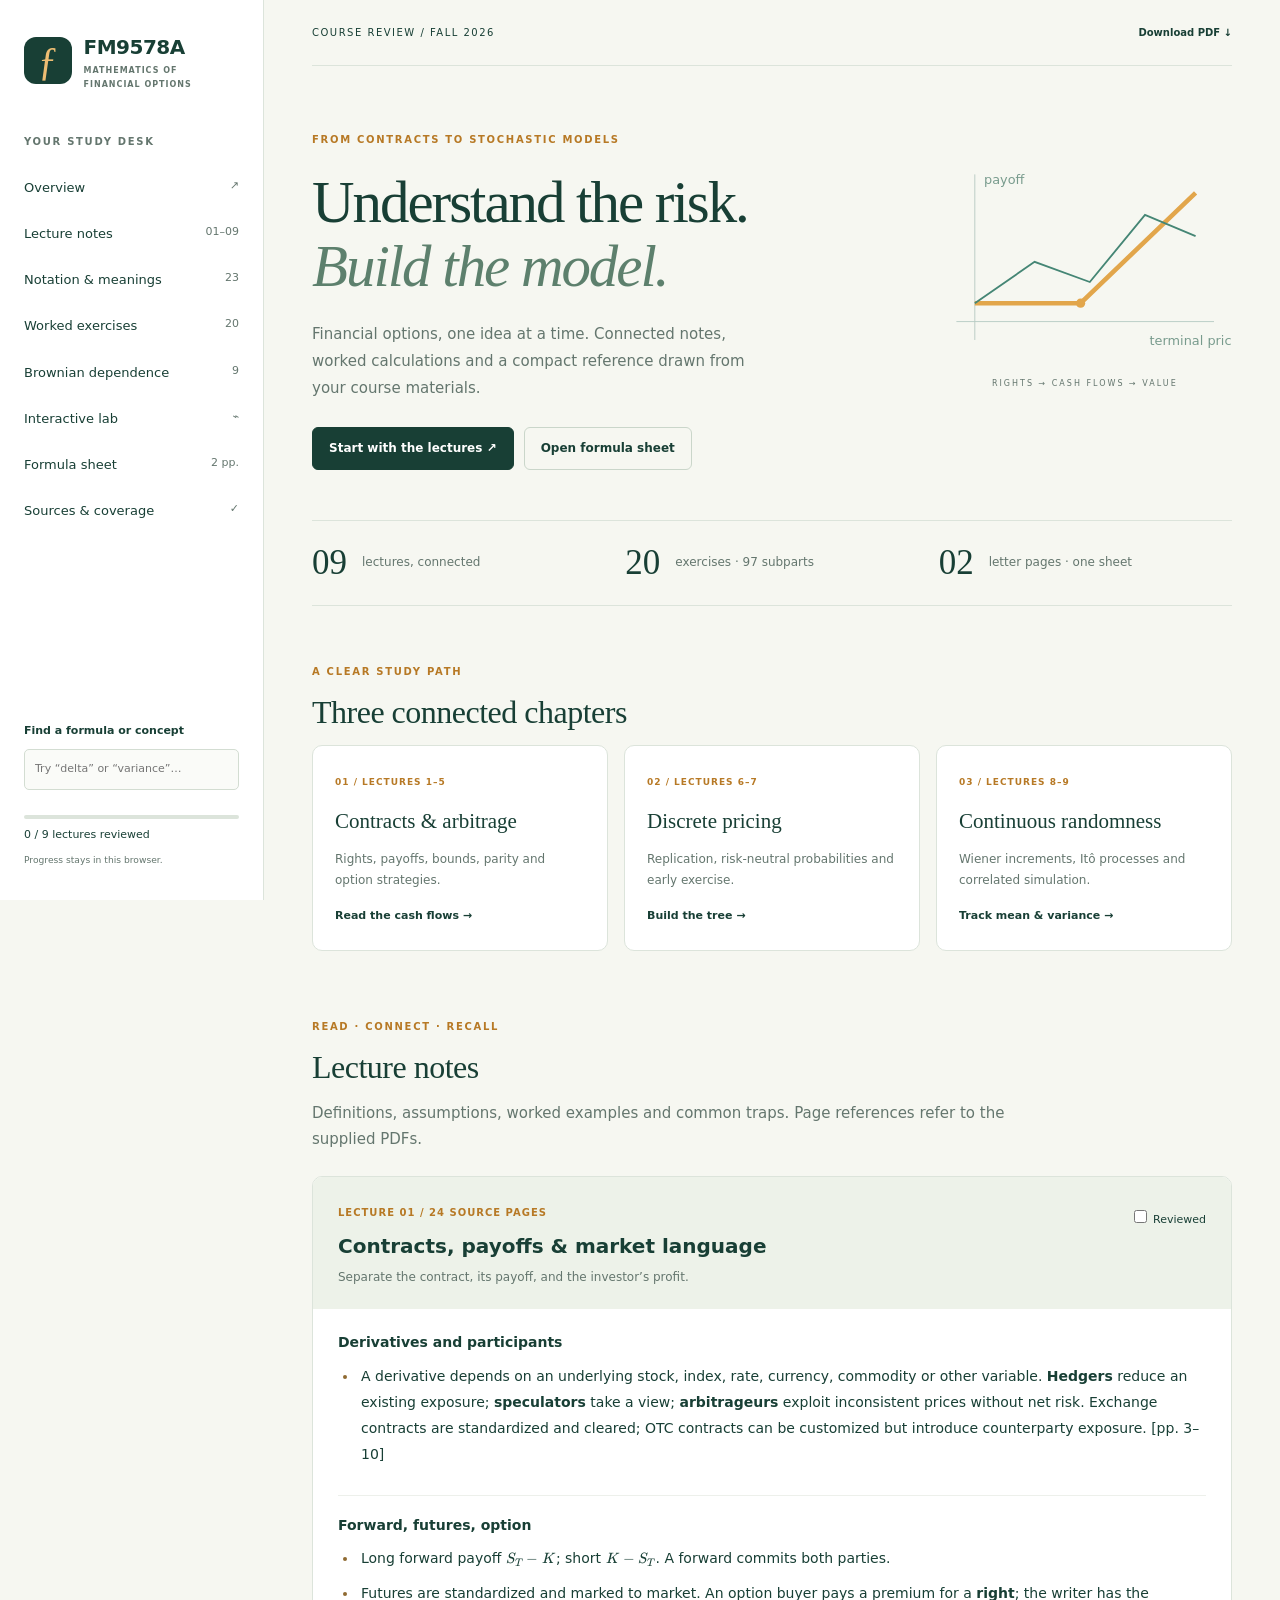
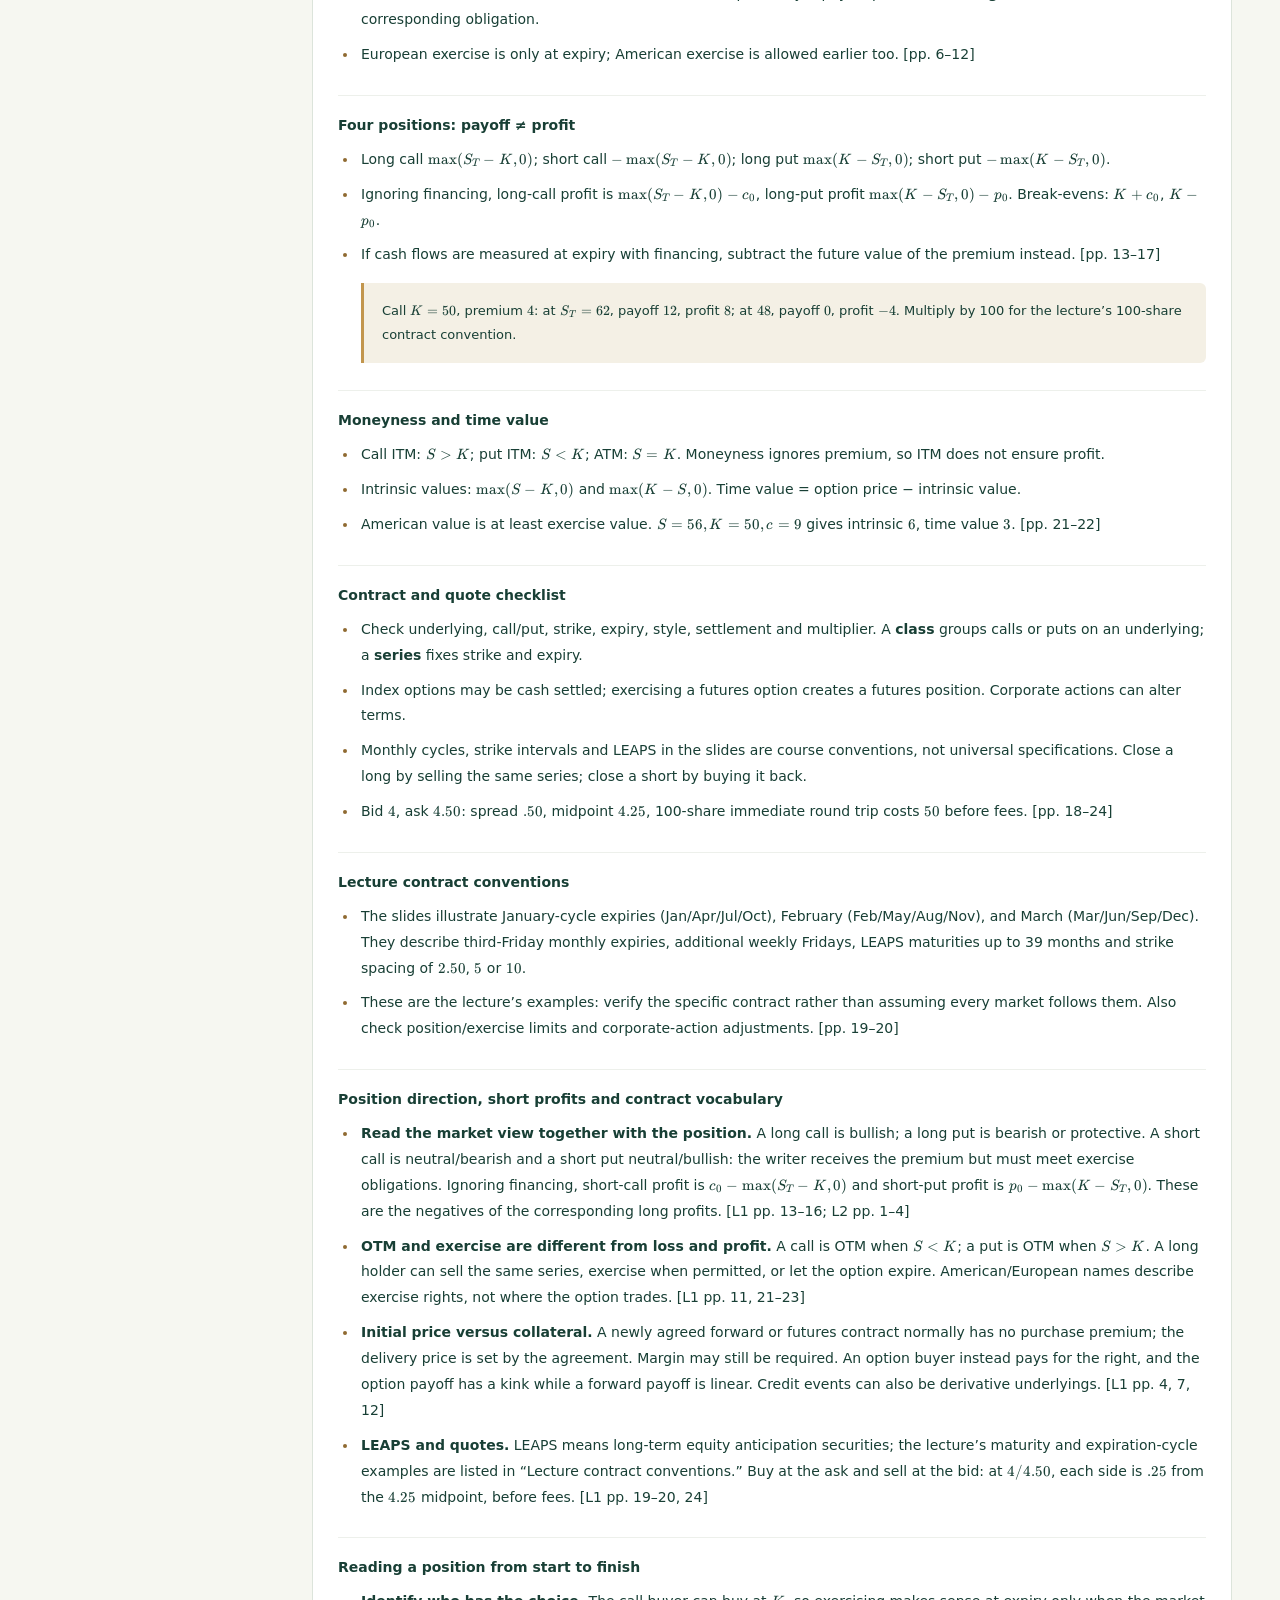
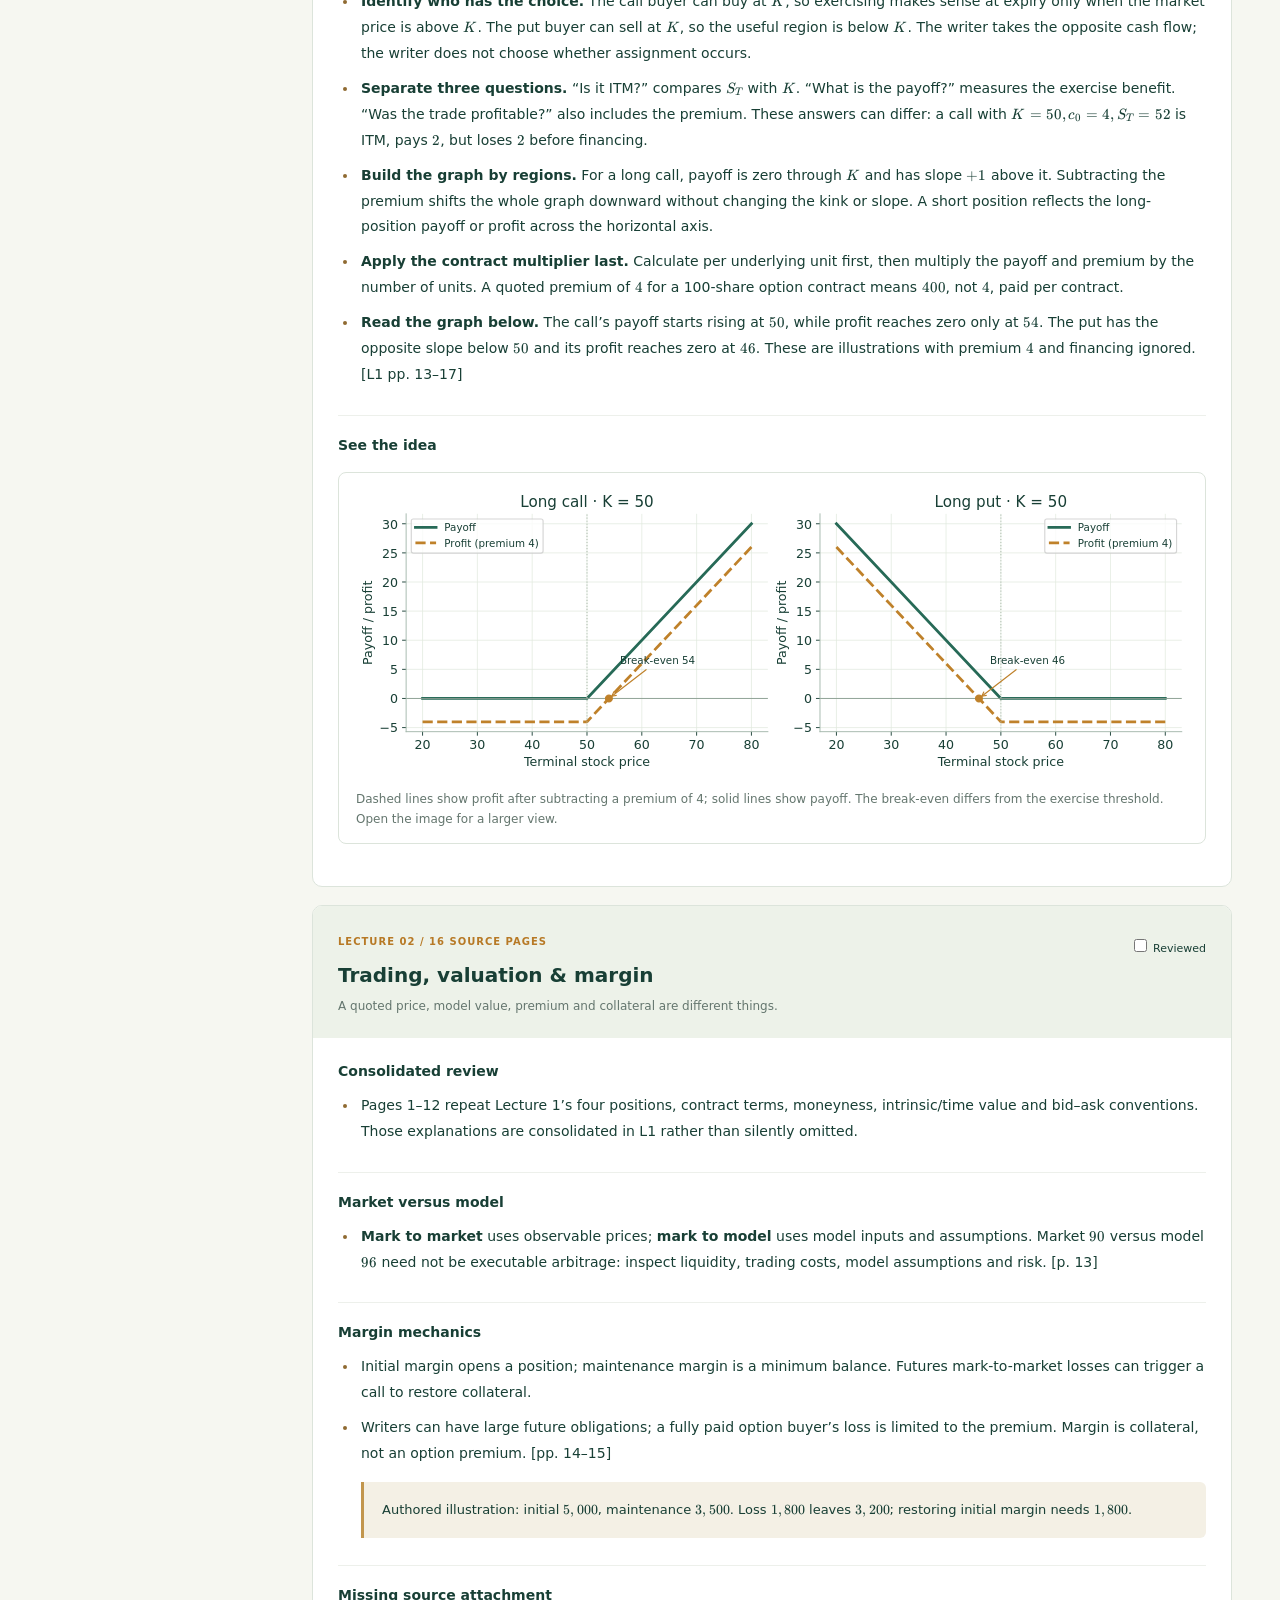
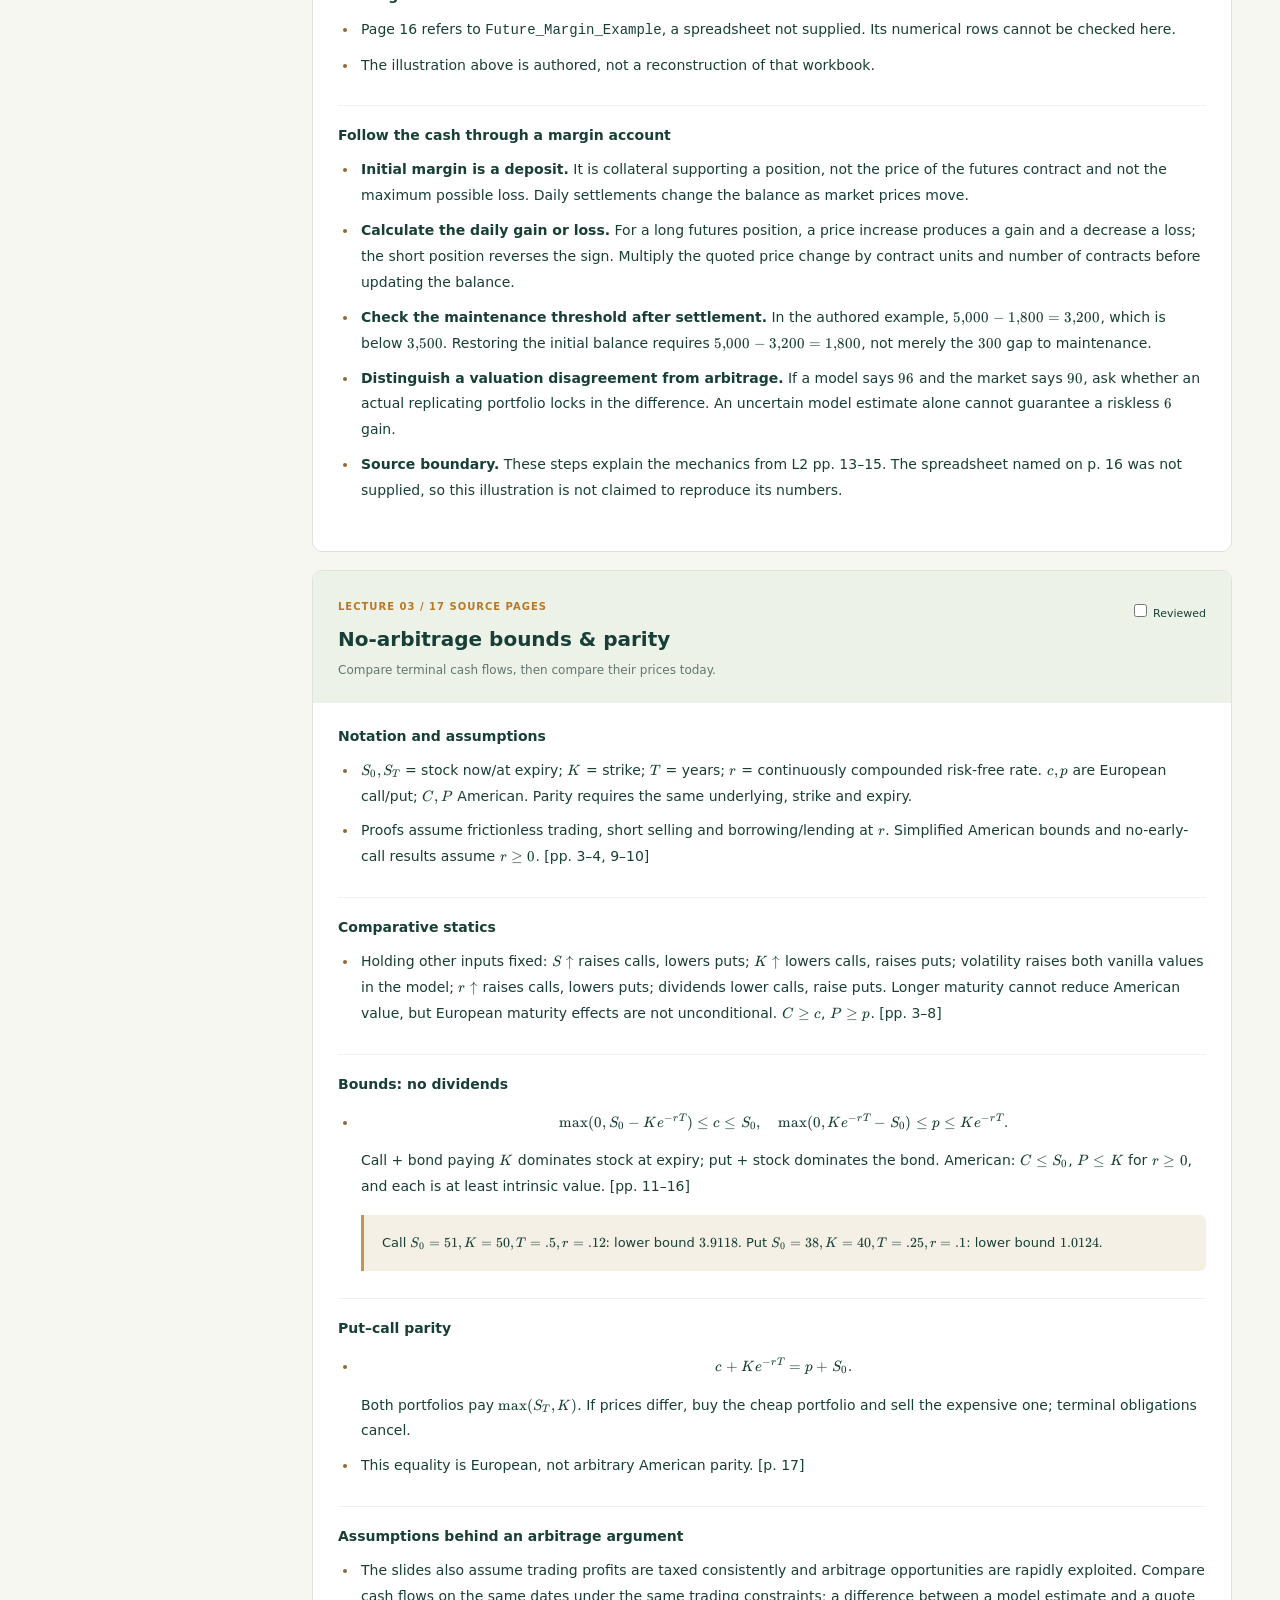
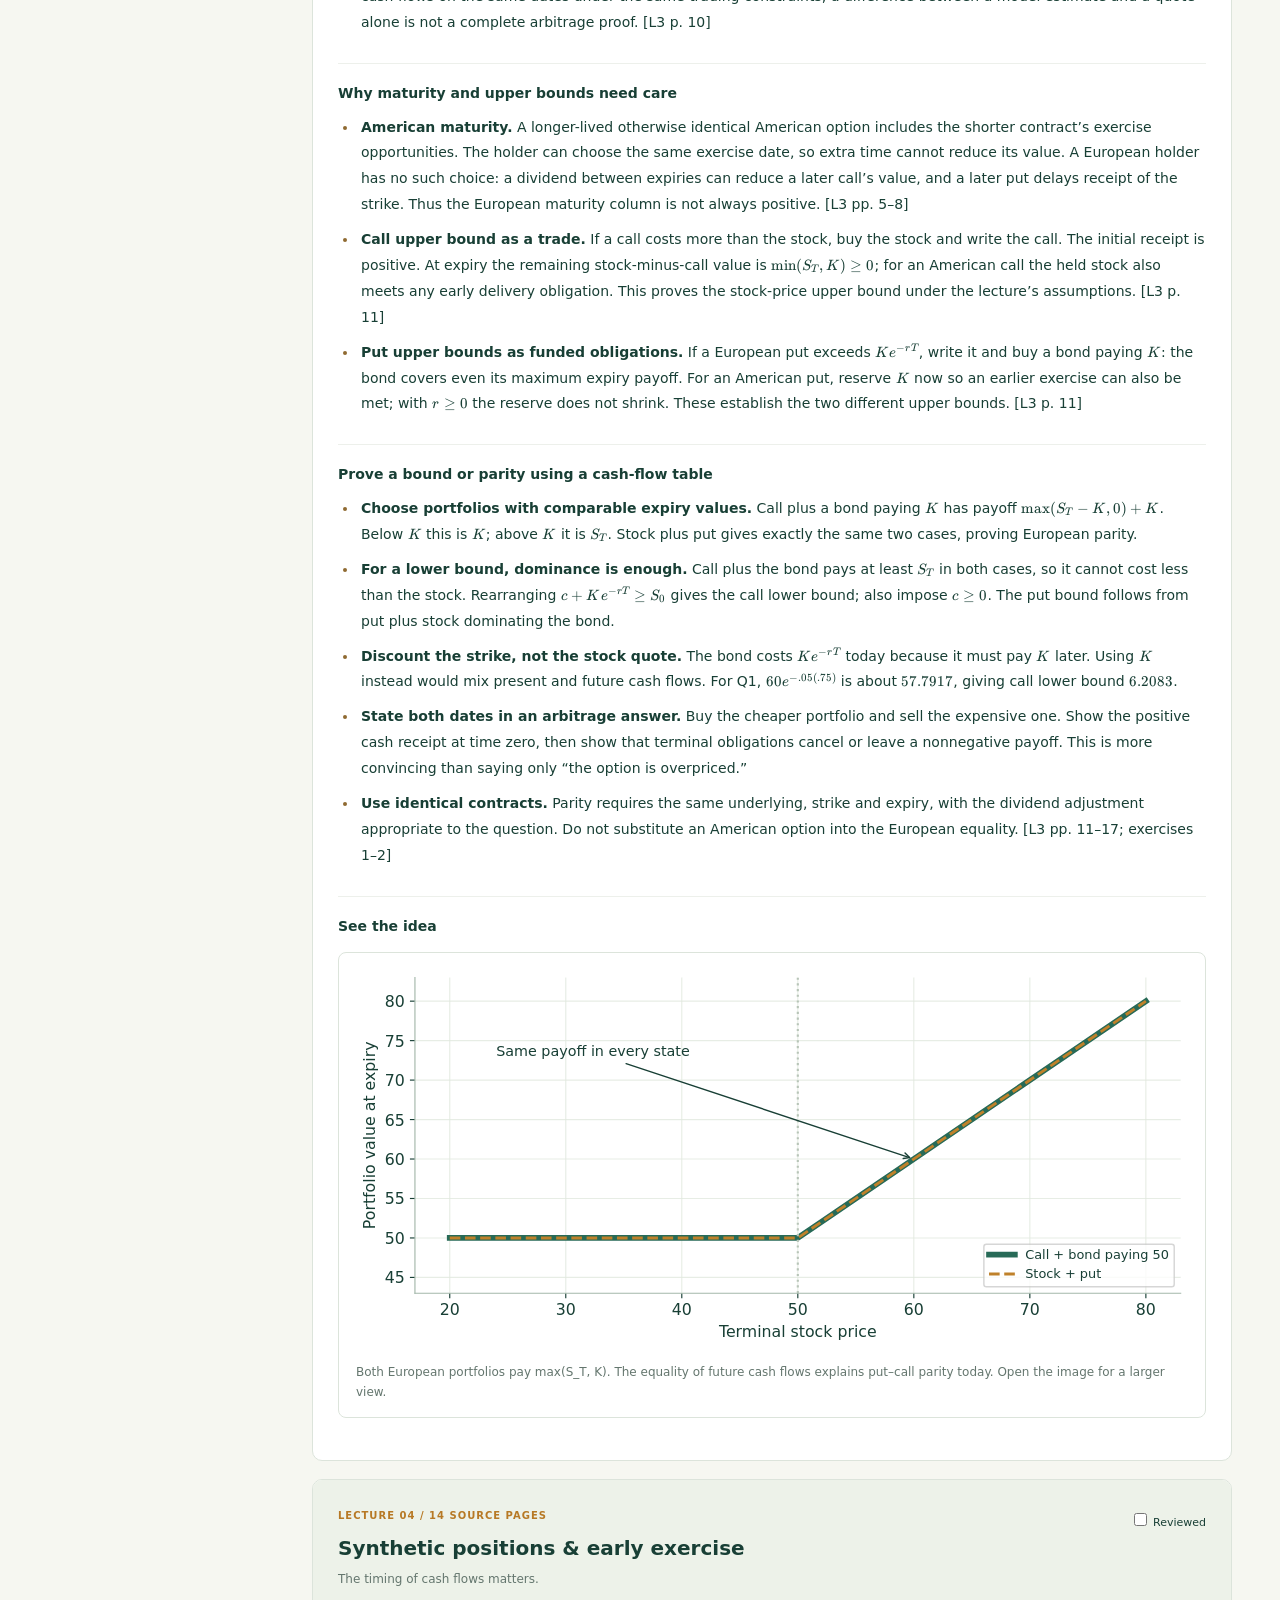
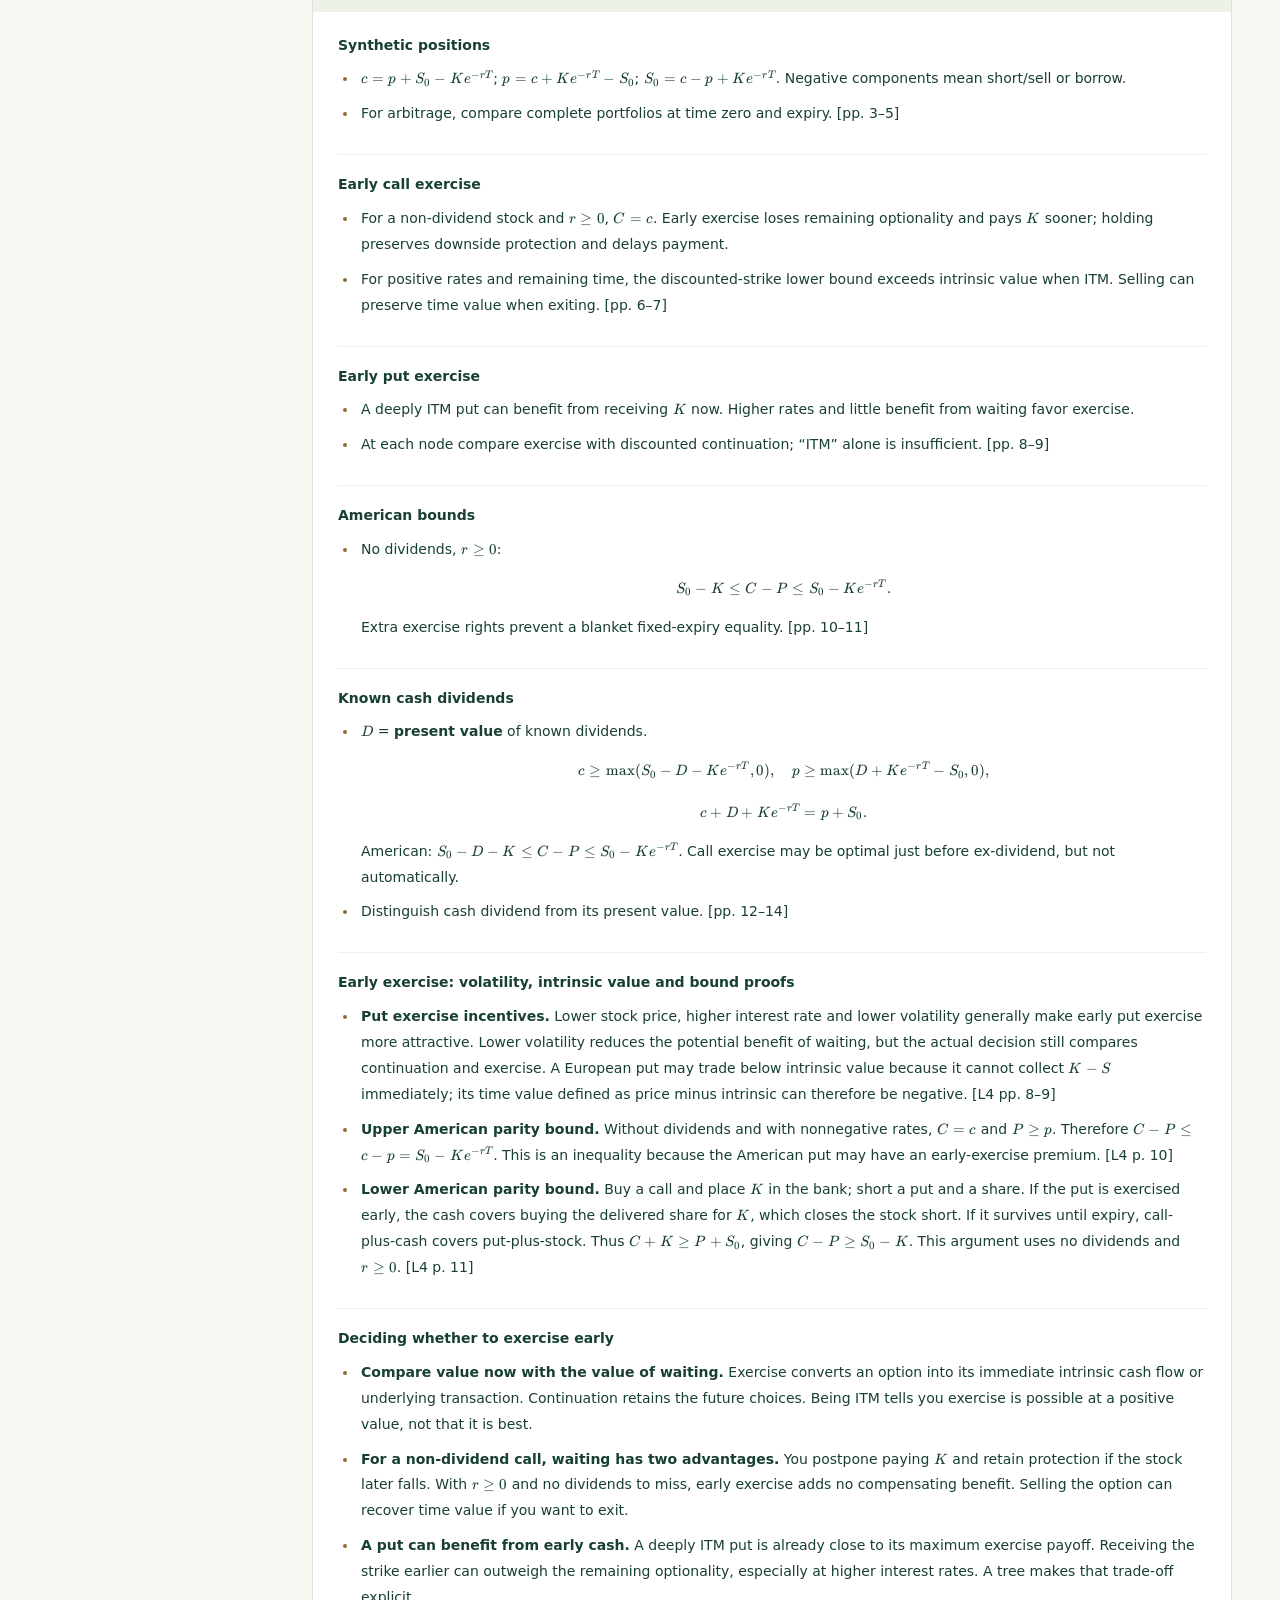
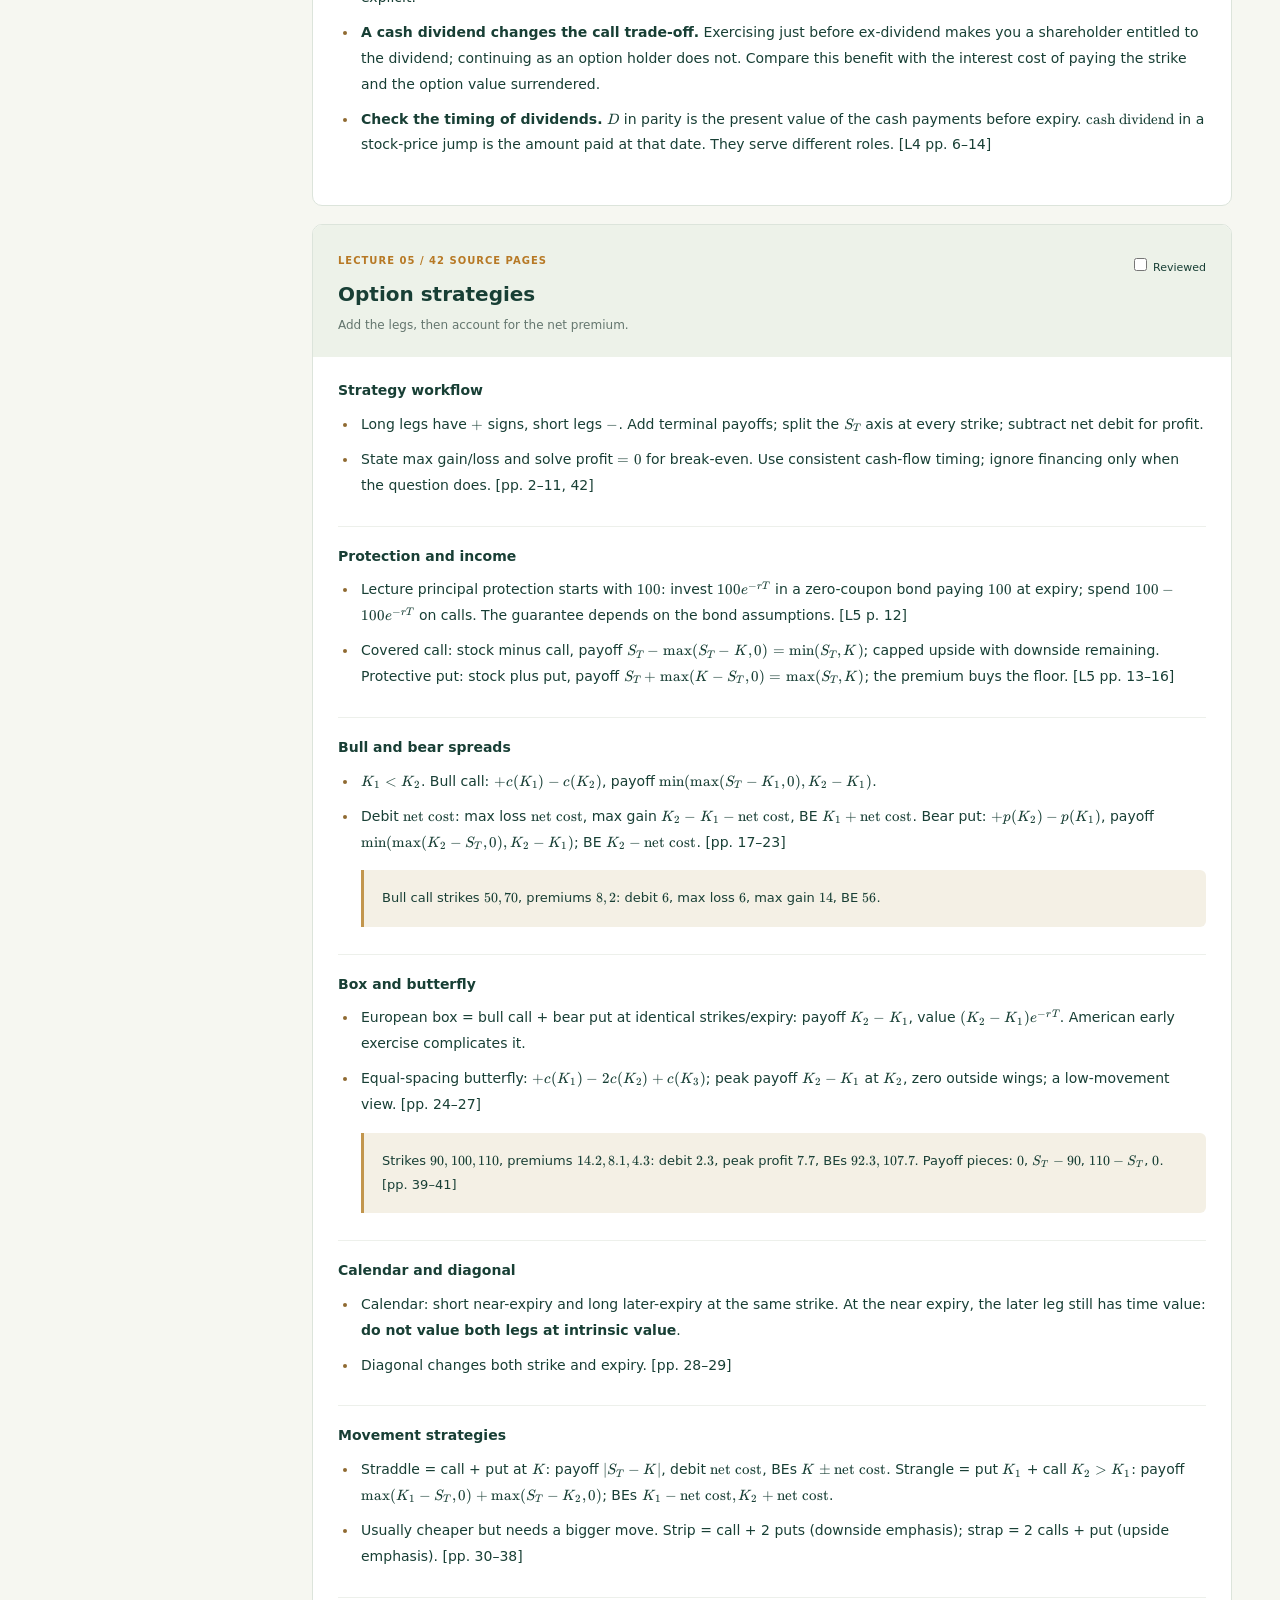
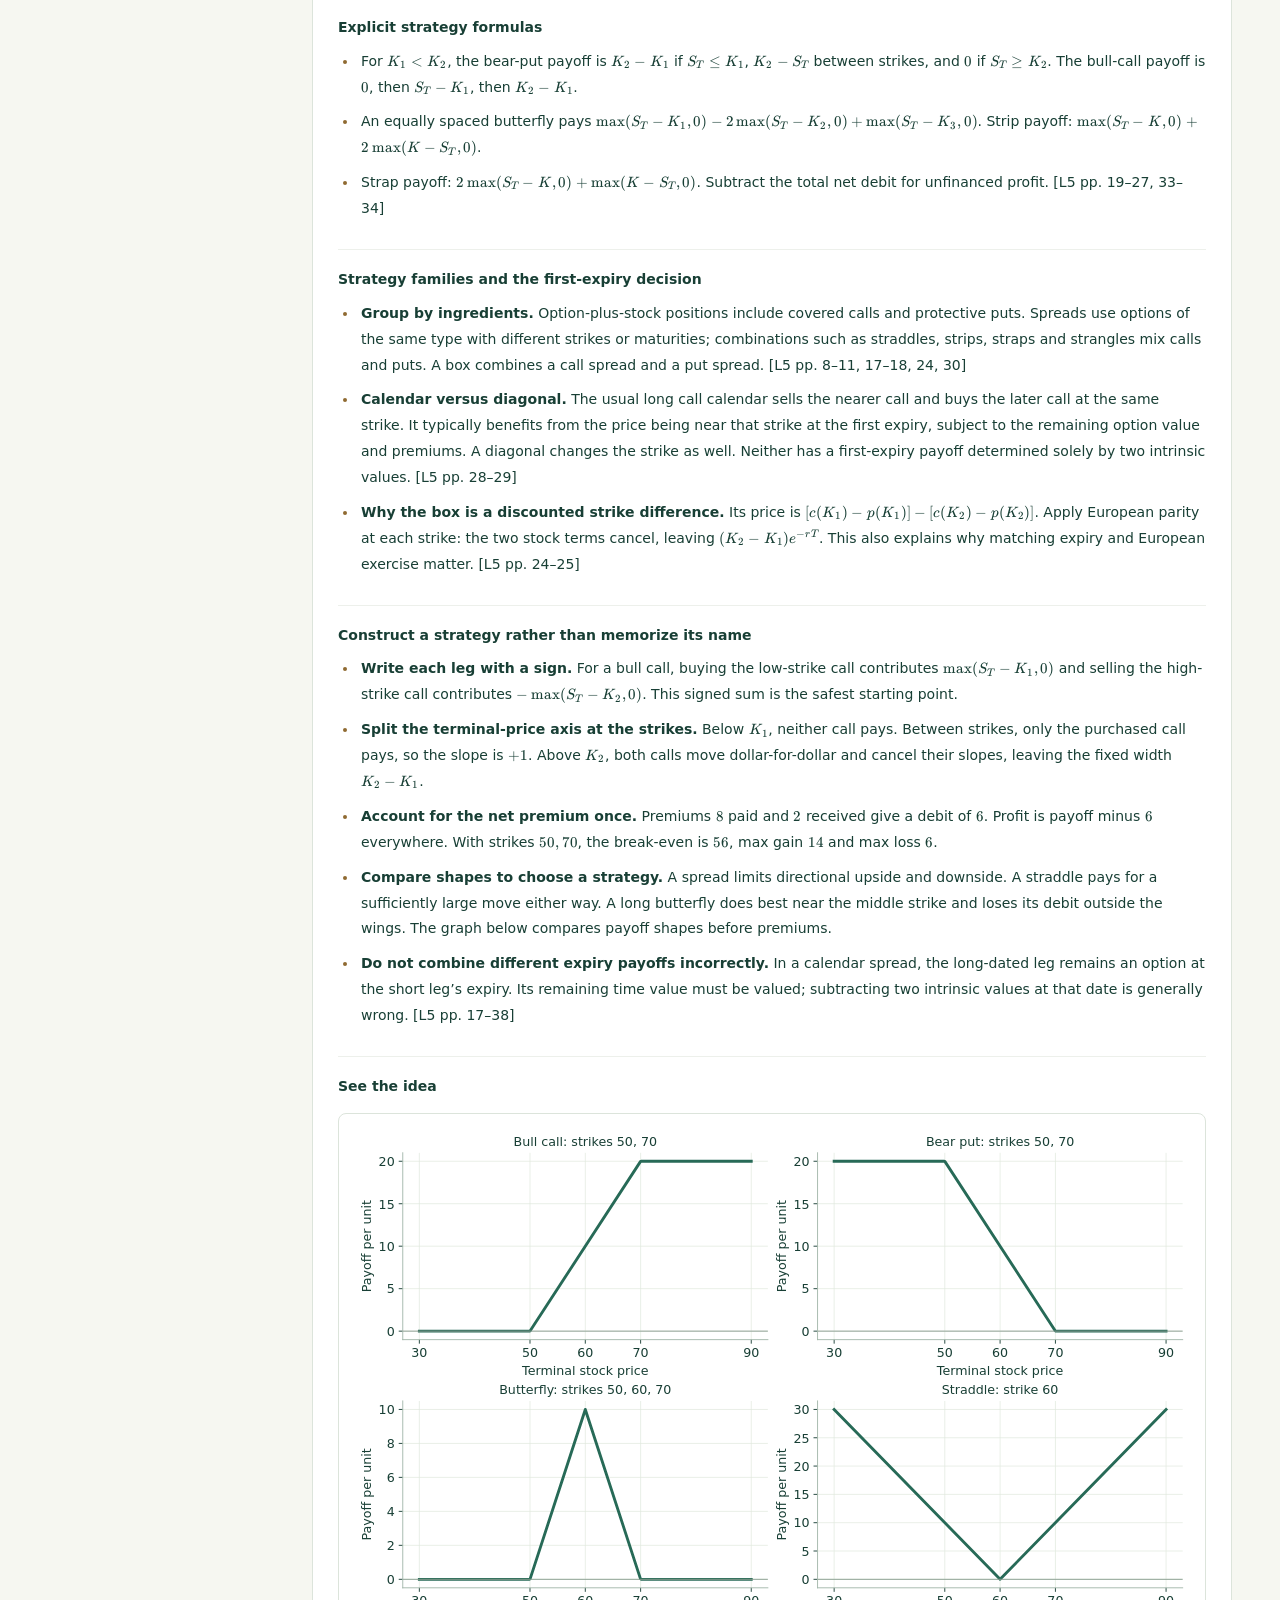
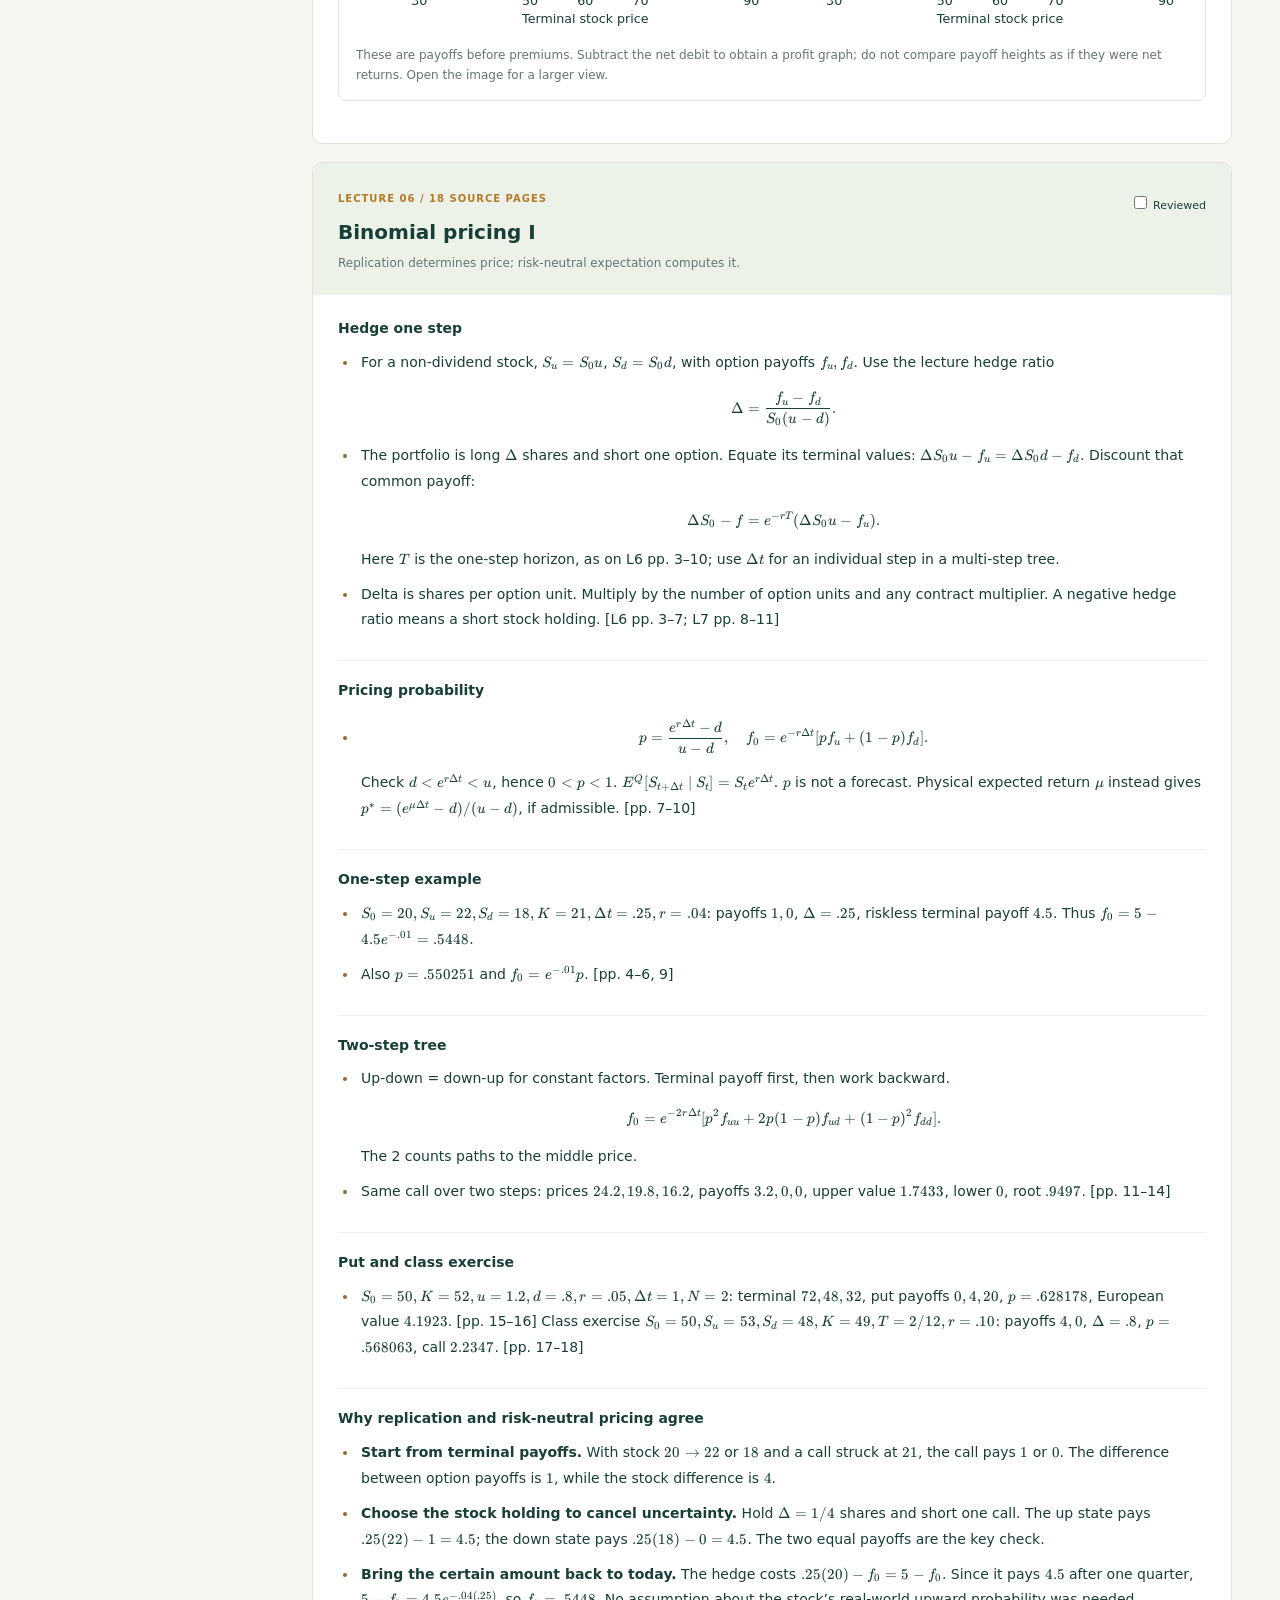
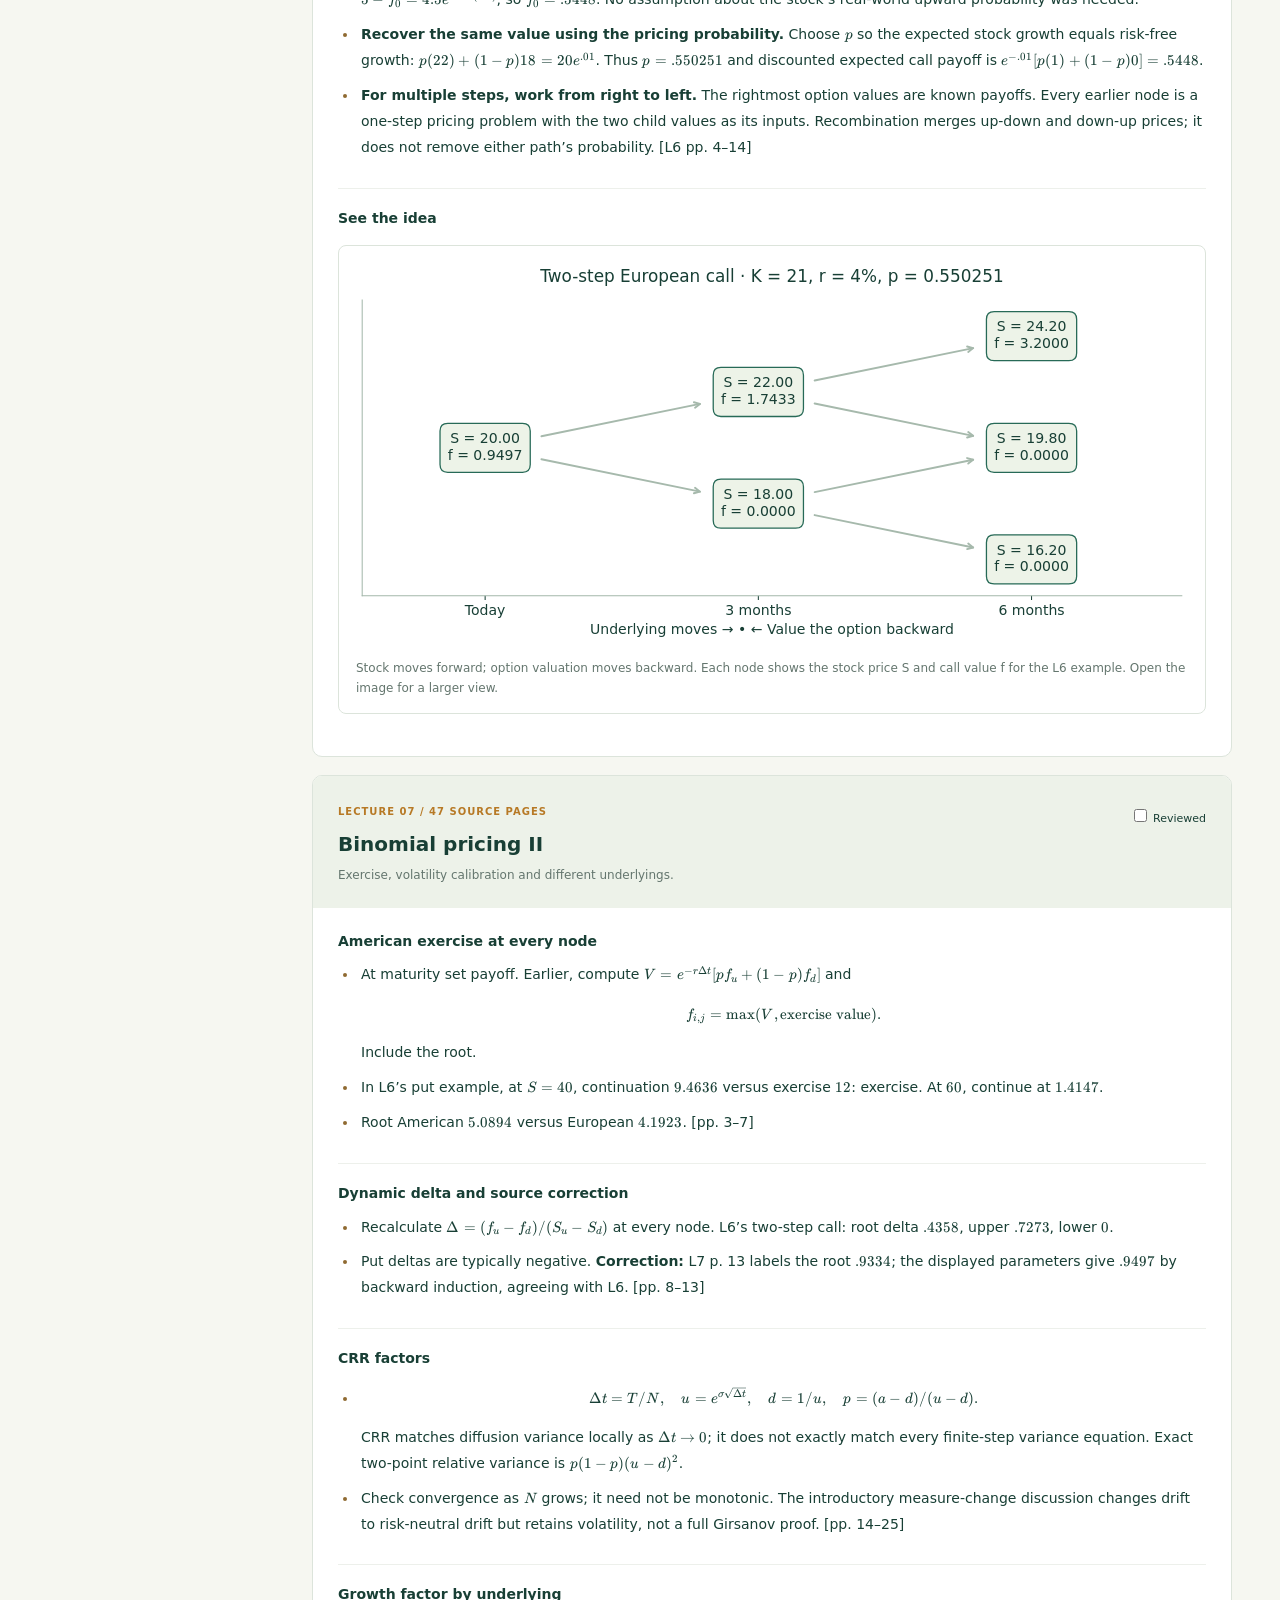
<file: index.html>
<!doctype html>
<html lang="en"><head><meta charset="utf-8"><meta name="viewport" content="width=device-width,initial-scale=1"><meta name="description" content="FM9578A financial options: lecture notes, worked exercises, binomial trees, Brownian motion and a two-sided formula sheet."><title>FM9578A · Financial Options</title><link rel="icon" href="assets/favicon.svg"><link rel="stylesheet" href="assets/katex/katex.min.css"><link rel="stylesheet" href="assets/site.css?v=lecture-notation-1"><script defer src="assets/katex/katex-browser.js"></script><script defer src="assets/course-data.js?v=lecture-notation-1"></script><script defer src="assets/math.js?v=lecture-notation-1"></script><script defer src="assets/models.js"></script><script defer src="assets/app.js"></script></head>
<body><a class="skip" href="#main">Skip to content</a><aside class="sidebar"><a class="brand" href="#home"><span class="brand-icon">ƒ</span><span>FM9578A<small>MATHEMATICS OF FINANCIAL OPTIONS</small></span></a><div class="nav-label">YOUR STUDY DESK</div><nav aria-label="Course navigation"><a href="#home">Overview <span>↗</span></a><a href="#lectures">Lecture notes <span>01–09</span></a><a href="#notation">Notation & meanings <span>23</span></a><a href="#practice">Worked exercises <span>20</span></a><a href="#dependence">Brownian dependence <span>9</span></a><a href="#lab">Interactive lab <span>⌁</span></a><a href="formula-sheet.html">Formula sheet <span>2 pp.</span></a><a href="#sources">Sources & coverage <span>✓</span></a></nav><div class="sidebar-bottom"><label for="search">Find a formula or concept</label><input id="search" type="search" placeholder="Try “delta” or “variance”…"><p id="search-status" role="status"></p><div class="progress-track"><span id="progress-bar"></span></div><p id="progress-label">0 / 9 lectures reviewed</p><small>Progress stays in this browser.</small></div></aside>
<main id="main"><header class="topbar"><span>COURSE REVIEW / FALL 2026</span><a href="downloads/FM9578A-formula-sheet.pdf">Download PDF ↓</a></header>
<section id="home" class="hero"><div class="eyebrow">FROM CONTRACTS TO STOCHASTIC MODELS</div><h1>Understand the risk.<br><em>Build the model.</em></h1><p>Financial options, one idea at a time. Connected notes, worked calculations and a compact reference drawn from your course materials.</p><div class="hero-actions"><a class="button" href="#lectures">Start with the lectures ↗</a><a class="button secondary" href="formula-sheet.html">Open formula sheet</a></div><div class="hero-art" aria-hidden="true"><svg viewBox="0 0 320 220"><path d="M20 180H300M40 200V20" stroke="#b8cbc3" fill="none"/><path d="M40 160H155L280 40" stroke="#e2a64b" stroke-width="5" fill="none"/><path d="M40 160L105 115L165 137L225 64L280 87" stroke="#458675" stroke-width="2" fill="none"/><circle cx="155" cy="160" r="5" fill="#e2a64b"/><text x="230" y="205" fill="#789b8d" font-size="14">terminal price</text><text x="50" y="30" fill="#789b8d" font-size="14">payoff</text></svg><div>RIGHTS → CASH FLOWS → VALUE</div></div></section>
<div class="stats"><div><strong>09</strong><span>lectures, connected</span></div><div><strong>20</strong><span>exercises · 97 subparts</span></div><div><strong>02</strong><span>letter pages · one sheet</span></div></div>
<section class="section"><div class="section-title"><span class="eyebrow">A CLEAR STUDY PATH</span><h2>Three connected chapters</h2></div><div class="chapter-grid"><a href="#l1"><span>01 / LECTURES 1–5</span><h3>Contracts & arbitrage</h3><p>Rights, payoffs, bounds, parity and option strategies.</p><b>Read the cash flows →</b></a><a href="#l6"><span>02 / LECTURES 6–7</span><h3>Discrete pricing</h3><p>Replication, risk-neutral probabilities and early exercise.</p><b>Build the tree →</b></a><a href="#l8"><span>03 / LECTURES 8–9</span><h3>Continuous randomness</h3><p>Wiener increments, Itô processes and correlated simulation.</p><b>Track mean & variance →</b></a></div></section>
<section id="lectures" class="section"><div class="section-title"><span class="eyebrow">READ · CONNECT · RECALL</span><h2>Lecture notes</h2><p>Definitions, assumptions, worked examples and common traps. Page references refer to the supplied PDFs.</p></div><div id="lecture-list"></div></section>
<section id="notation" class="section"><div class="section-title"><span class="eyebrow">KEEP THE SYMBOLS STRAIGHT</span><h2>Notation & meanings</h2><p>The same letter can mean different things. In a tree, <i>a</i> is growth; in an Itô process, it is drift.</p></div><div class="table-wrap"><table><thead><tr><th>Symbol</th><th>Meaning / units</th></tr></thead><tbody id="notation-body"></tbody></table></div></section>
<section id="practice" class="section"><div class="section-title"><span class="eyebrow">TRY FIRST, THEN CHECK</span><h2>Worked exercises</h2><p>All 20 suggested questions, with a clear prompt beside each of the 97 solution subparts. Before calculating: choose the method, state its assumptions and check time units. Afterward: check the sign, units and whether the result is exact or local. Solutions are independently worked, not official course solutions.</p><button id="toggle-solutions" class="button secondary">Show all solutions</button></div><div id="exercise-list"></div><h3>Lecture 7 exercises</h3><p>Exercises 1 and 4 are the same pricing task and are grouped. Every distinct parameter set is retained.</p><div id="extra-list"></div></section>
<section id="dependence" class="section"><div class="section-title"><span class="eyebrow">INCREMENTS ≠ LEVELS</span><h2>Brownian independence & dependence</h2></div><div class="callout math-content">$\operatorname{Cov}(Z(s),Z(t))=\min(s,t)$. For forward increments, covariance equals overlap length: $\max(0,\min(b,d)-\max(a,c))$ for $Z(b)-Z(a)$ and $Z(d)-Z(c)$. Linear combinations of Brownian levels are jointly Gaussian: zero covariance then implies independence. This shortcut does not apply to arbitrary nonlinear functions.</div><div id="dependence-list"></div></section>
<section id="lab" class="section"><div class="section-title"><span class="eyebrow">CHANGE AN INPUT. SEE WHY.</span><h2>Interactive lab</h2><p>Course-scale tools for checking intuition and arithmetic.</p></div>
<article class="lab-card"><h3>01 / Option payoff explorer</h3><p>Payoff and profit per underlying unit. Net debit is paid initially; this illustration ignores financing.</p><form id="payoff-form" class="controls"><label>Strategy<select name="strategy"><option value="call">Long call</option><option value="put">Long put</option><option value="straddle">Straddle</option><option value="bull">Bull call spread</option><option value="bear">Bear put spread</option><option value="strangle">Strangle</option><option value="butterfly">Butterfly</option><option value="covered">Covered call</option><option value="protective">Protective put</option><option value="strip">Strip</option><option value="strap">Strap</option></select></label><label>Strike K / lower strike<input name="K" type="number" value="75" min=".01" step="any"></label><label>Strike width<input name="width" type="number" value="20" min=".01" step="any"></label><label>Net debit (all legs)<input name="debit" type="number" value="6" step="any"></label><button class="button">Plot payoff</button></form><div id="payoff-result" role="status"></div><svg id="payoff-chart" viewBox="0 0 760 300" role="img" aria-label="Option payoff and profit across terminal underlying prices"></svg><p class="legend"><span class="dot green"></span> Payoff <span class="dot amber"></span> Profit</p></article>
<article class="lab-card"><h3>02 / CRR binomial pricer</h3><p>Continuous yields only; no discrete cash-dividend adjustment. Rates are decimals: 0.05 means 5%.</p><form id="tree-form" class="controls"><label>Underlying<select name="underlying"><option value="stock">Stock / index</option><option value="fx">Foreign currency</option><option value="future">Futures</option></select></label><label>Option<select name="kind"><option value="call">Call</option><option value="put">Put</option></select></label><label>Exercise<select name="style"><option value="european">European</option><option value="american">American</option></select></label><label>Current price S₀ / F₀<input name="S" type="number" value="45" min=".0001" step="any"></label><label>Strike K<input name="K" type="number" value="48" min=".0001" step="any"></label><label>Domestic r<input name="r" type="number" value=".05" step="any"></label><label>Yield q / foreign r_f<input name="q" type="number" value="0" step="any"></label><label>Volatility σ<input name="sigma" type="number" value=".3" min=".0001" step="any"></label><label>Years T<input name="T" type="number" value="1" min=".0001" step="any"></label><label>Steps N (1–200)<input name="N" type="number" value="2" min="1" max="200" step="1"></label><button class="button">Price option</button></form><div id="tree-result" role="status"></div><div id="tree-nodes" class="table-wrap"></div></article>
<article class="lab-card"><h3>03 / Brownian scaling & correlated paths</h3><p>Two standard Brownian paths; reproducible seed, fresh independent normal pairs each step. One path is not a distribution.</p><form id="brownian-form" class="controls"><label>Time horizon T<input name="T" type="number" value="1" min=".01" max="20" step="any"></label><label>Correlation ρ<input name="rho" type="number" value=".65" min="-1" max="1" step="any"></label><label>Seed<input name="seed" type="number" value="9578" step="1"></label><button class="button">Simulate paths</button></form><div id="brownian-result" role="status"></div><svg id="brownian-chart" viewBox="0 0 760 300" role="img" aria-label="Two correlated Brownian sample paths"></svg><p class="legend"><span class="dot green"></span> $z_1$ <span class="dot amber"></span> $z_2$</p></article></section>
<section id="sources" class="section"><div class="section-title"><span class="eyebrow">TRACEABLE, COURSE-SPECIFIC</span><h2>Sources & coverage</h2></div><p>Based on the 11 supplied documents: 251 lecture pages, 3 supplement pages and 7 exercise pages. Repeated slide builds are grouped; the source map accounts for every physical page. Original PDFs are not republished.</p><div id="source-table"></div><div class="callout"><b>Read the limitations.</b> The Lecture 2 margin spreadsheet was not supplied. Lecture 7 p. 13 contains a root-price inconsistency (0.9334 versus computed 0.9497). CRR variance matching is local/asymptotic; state-dependent finite-step Itô moments are approximations. These distinctions are preserved in the notes.</div><p><a href="downloads/FM9578A-notes.md">Download complete notes & solutions (Markdown) ↓</a> · <a href="downloads/source-coverage.json">Detailed source map</a> · <a href="downloads/coverage-audit.md">Topic-by-topic coverage audit</a> · <a href="https://github.com/ericbian22/FM9578A">GitHub repository ↗</a></p></section>
<footer>FM9578A · Course review companion · Based on supplied Lectures 1–9<br>Formula sheet: US Letter, two pages. Print duplex at 100%, flip on long edge.</footer></main></body></html>
</file>
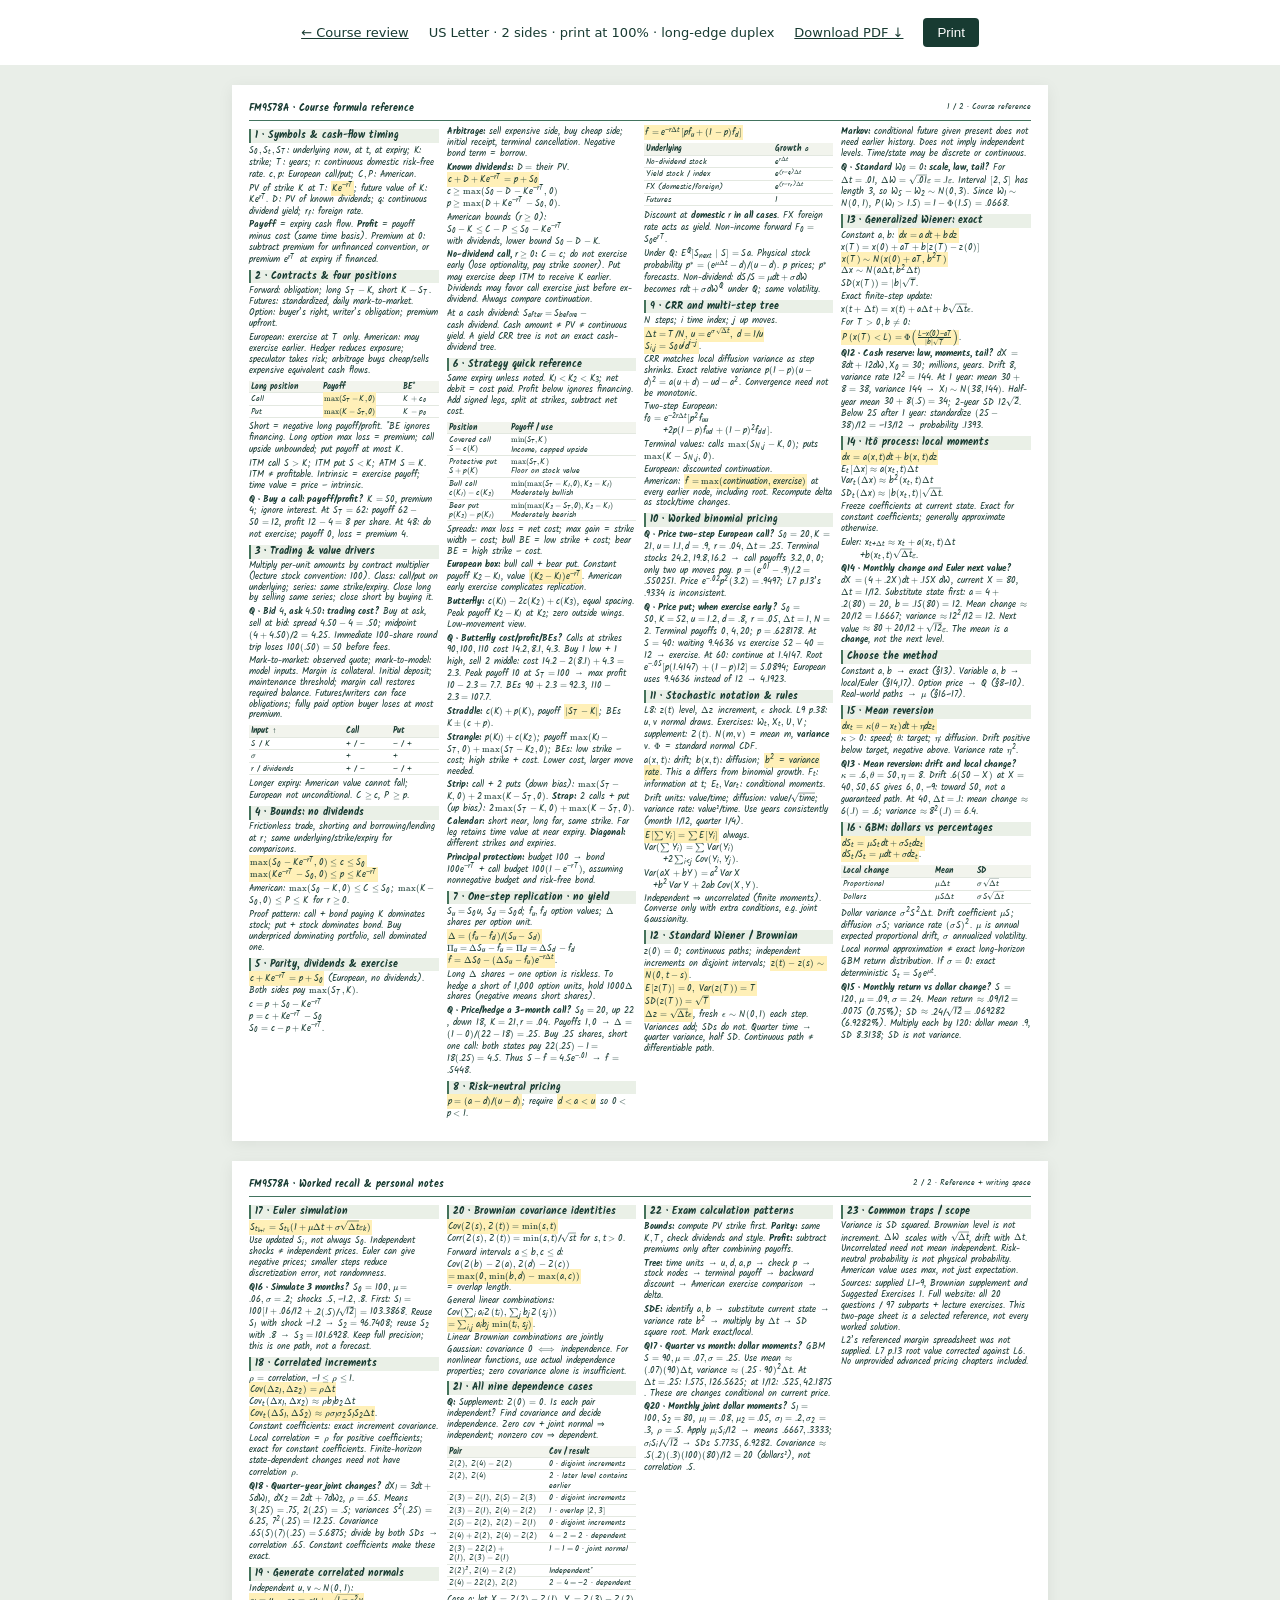
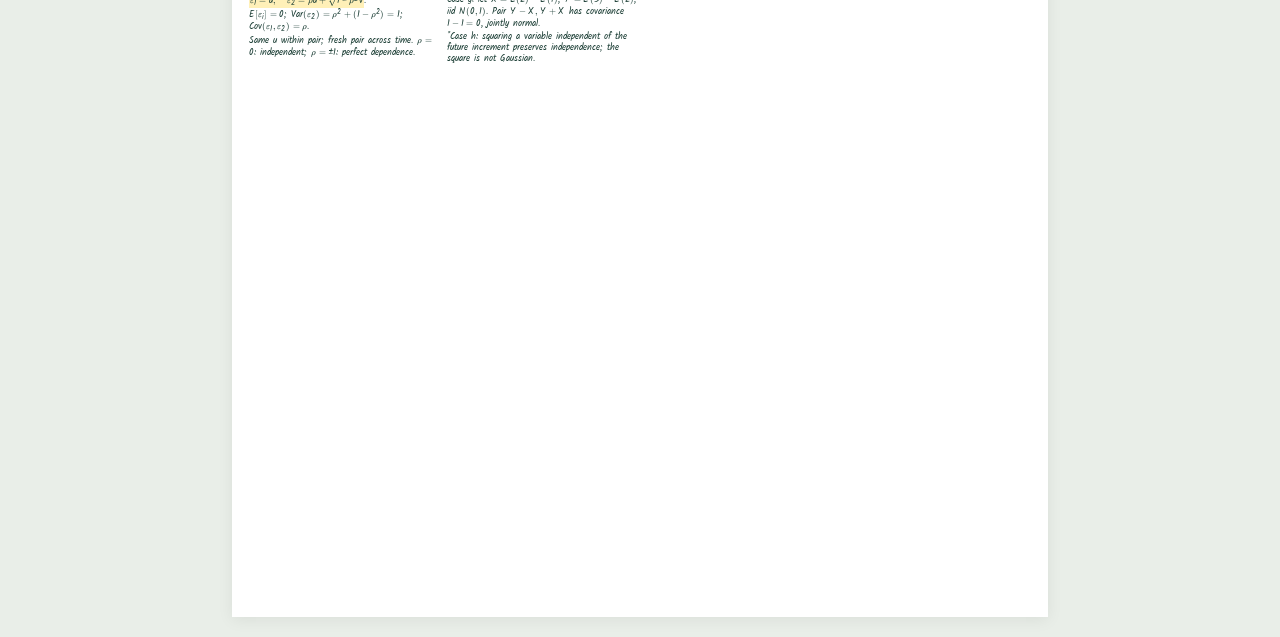
<file: formula-sheet.html>
<!doctype html><html lang="en"><head><meta charset="utf-8"><meta name="viewport" content="width=device-width,initial-scale=1"><title>FM9578A · Two-sided formula sheet</title><link rel="icon" href="assets/favicon.svg"><link rel="stylesheet" href="assets/katex/katex.min.css"><link rel="stylesheet" href="assets/sheet.css"><script defer src="assets/katex/katex-browser.js"></script><script defer src="assets/math.js"></script><script defer src="assets/sheet.js"></script></head><body><nav class="screen-nav"><a href="index.html">← Course review</a><span>US Letter · 2 sides · print at 100% · long-edge duplex</span><a href="downloads/FM9578A-formula-sheet.pdf">Download PDF ↓</a><button id="print">Print</button></nav>
<main>
<article class="sheet" id="side-1"><header><b>FM9578A · Course formula reference</b><span>1 / 2 · Course reference</span></header><div class="columns"><div class="column"><section><h2>1 · Symbols &amp; cash-flow timing</h2><p>$S_0,S_t,S_T$: underlying now, at $t$, at expiry; $K$: strike; $T$: years; $r$: continuous domestic risk-free rate. $c,p$: European call/put; $C,P$: American.</p><p>PV of strike $K$ at $T$: <mark>$Ke^{-rT}$</mark>; future value of $K$: $Ke^{rT}$. $D$: PV of known dividends; $q$: continuous dividend yield; $r_f$: foreign rate.</p><p><b>Payoff</b> = expiry cash flow. <b>Profit</b> = payoff minus cost (same time basis). Premium at $0$: subtract premium for unfinanced convention, or premium $e^{rT}$ at expiry if financed.</p><h2>2 · Contracts &amp; four positions</h2><p>Forward: obligation; long $S_T-K$, short $K-S_T$. Futures: standardized, daily mark-to-market. Option: buyer’s right, writer’s obligation; premium upfront.</p><p>European: exercise at $T$ only. American: may exercise earlier. Hedger reduces exposure; speculator takes risk; arbitrage buys cheap/sells expensive equivalent cash flows.</p><table><tbody><tr><th>Long position</th><th>Payoff</th><th>BE*</th></tr><tr><td>Call</td><td><mark>$\max(S_T-K,0)$</mark></td><td>$K+c_0$</td></tr><tr><td>Put</td><td><mark>$\max(K-S_T,0)$</mark></td><td>$K-p_0$</td></tr></tbody></table><p>Short = negative long payoff/profit. *BE ignores financing. Long option max loss = premium; call upside unbounded; put payoff at most $K$.</p><p>ITM call $S&gt;K$; ITM put $S&lt;K$; ATM $S=K$. ITM ≠ profitable. Intrinsic = exercise payoff; time value = price − intrinsic.</p><p><b>Q · Buy a call: payoff/profit?</b> $K=50$, premium $4$; ignore interest. At $S_T=62$: payoff $62-50=12$, profit $12-4=8$ per share. At $48$: do not exercise; payoff $0$, loss = premium $4$.</p><h2>3 · Trading &amp; value drivers</h2><p>Multiply per-unit amounts by contract multiplier (lecture stock convention: 100). Class: call/put on underlying; series: same strike/expiry. Close long by selling same series; close short by buying it.</p><p><b>Q · Bid $4$, ask $4.50$: trading cost?</b> Buy at ask, sell at bid: spread $4.50-4=.50$; midpoint $(4+4.50)/2=4.25$. Immediate 100-share round trip loses $100(.50)=50$ before fees.</p><p>Mark-to-market: observed quote; mark-to-model: model inputs. Margin is collateral. Initial deposit; maintenance threshold; margin call restores required balance. Futures/writers can face obligations; fully paid option buyer loses at most premium.</p><table><tbody><tr><th>Input ↑</th><th>Call</th><th>Put</th></tr><tr><td>$S$ / $K$</td><td>+ / −</td><td>− / +</td></tr><tr><td>$\sigma$</td><td>+</td><td>+</td></tr><tr><td>$r$ / dividends</td><td>+ / −</td><td>− / +</td></tr></tbody></table><p>Longer expiry: American value cannot fall; European not unconditional. $C\ge c$, $P\ge p$.</p><h2>4 · Bounds: no dividends</h2><p>Frictionless trade, shorting and borrowing/lending at $r$; same underlying/strike/expiry for comparisons.</p><p><mark>$\max(S_0-Ke^{-rT},0)\le c\le S_0$</mark><br><mark>$\max(Ke^{-rT}-S_0,0)\le p\le Ke^{-rT}$</mark></p><p>American: $\max(S_0-K,0)\le C\le S_0$; $\max(K-S_0,0)\le P\le K$ for $r\ge0$.</p><p>Proof pattern: call + bond paying $K$ dominates stock; put + stock dominates bond. Buy underpriced dominating portfolio, sell dominated one.</p><h2>5 · Parity, dividends &amp; exercise</h2><p><mark>$c+Ke^{-rT}=p+S_0$</mark> (European, no dividends). Both sides pay $\max(S_T,K)$.</p><p>$c=p+S_0-Ke^{-rT}$<br>$p=c+Ke^{-rT}-S_0$<br>$S_0=c-p+Ke^{-rT}$.</p></section></div><div class="column"><section><p><b>Arbitrage:</b> sell expensive side, buy cheap side; initial receipt, terminal cancellation. Negative bond term = borrow.</p><p><b>Known dividends:</b> $D=$ their PV.<br><mark>$c+D+Ke^{-rT}=p+S_0$</mark><br>$c\ge\max(S_0-D-Ke^{-rT},0)$<br>$p\ge\max(D+Ke^{-rT}-S_0,0)$.</p><p>American bounds ($r\ge0$):<br>$S_0-K\le C-P\le S_0-Ke^{-rT}$<br>with dividends, lower bound $S_0-D-K$.</p><p><b>No-dividend call, $r\ge0$:</b> $C=c$; do not exercise early (lose optionality, pay strike sooner). Put may exercise deep ITM to receive $K$ earlier. Dividends may favor call exercise just before ex-dividend. Always compare continuation.</p><p>At a cash dividend: $S_{\rm after}=S_{\rm before}-\text{cash dividend}$. Cash amount ≠ PV ≠ continuous yield. A yield CRR tree is not an exact cash-dividend tree.</p><h2>6 · Strategy quick reference</h2><p>Same expiry unless noted. $K_1&lt;K_2&lt;K_3$; net debit = cost paid. Profit below ignores financing. Add signed legs, split at strikes, subtract net cost.</p><table><tbody><tr><th>Position</th><th>Payoff / use</th></tr><tr><td>Covered call<br>$S-c(K)$</td><td>$\min(S_T,K)$<br>Income, capped upside</td></tr><tr><td>Protective put<br>$S+p(K)$</td><td>$\max(S_T,K)$<br>Floor on stock value</td></tr><tr><td>Bull call<br>$c(K_1)-c(K_2)$</td><td>$\min(\max(S_T-K_1,0),K_2-K_1)$<br>Moderately bullish</td></tr><tr><td>Bear put<br>$p(K_2)-p(K_1)$</td><td>$\min(\max(K_2-S_T,0),K_2-K_1)$<br>Moderately bearish</td></tr></tbody></table><p>Spreads: max loss = net cost; max gain = strike width − cost; bull BE = low strike + cost; bear BE = high strike − cost.</p><p><b>European box:</b> bull call + bear put. Constant payoff $K_2-K_1$, value <mark>$(K_2-K_1)e^{-rT}$</mark>. American early exercise complicates replication.</p><p><b>Butterfly:</b> $c(K_1)-2c(K_2)+c(K_3)$, equal spacing. Peak payoff $K_2-K_1$ at $K_2$; zero outside wings. Low-movement view.</p><p><b>Q · Butterfly cost/profit/BEs?</b> Calls at strikes $90,100,110$ cost $14.2,8.1,4.3$. Buy 1 low + 1 high, sell 2 middle: cost $14.2-2(8.1)+4.3=2.3$. Peak payoff $10$ at $S_T=100$ → max profit $10-2.3=7.7$. BEs $90+2.3=92.3$, $110-2.3=107.7$.</p><p><b>Straddle:</b> $c(K)+p(K)$, payoff <mark>$|S_T-K|$</mark>; BEs $K\pm(c+p)$.</p><p><b>Strangle:</b> $p(K_1)+c(K_2)$; payoff $\max(K_1-S_T,0)+\max(S_T-K_2,0)$; BEs: low strike − cost; high strike + cost. Lower cost, larger move needed.</p><p><b>Strip:</b> call + 2 puts (down bias): $\max(S_T-K,0)+2\max(K-S_T,0)$. <b>Strap:</b> 2 calls + put (up bias): $2\max(S_T-K,0)+\max(K-S_T,0)$.</p><p><b>Calendar:</b> short near, long far, same strike. Far leg retains time value at near expiry. <b>Diagonal:</b> different strikes and expiries.</p><p><b>Principal protection:</b> budget $100$ → bond $100e^{-rT}$ + call budget $100(1-e^{-rT})$, assuming nonnegative budget and risk-free bond.</p><h2>7 · One-step replication · no yield</h2><p>$S_u=S_0u$, $S_d=S_0d$; $f_u,f_d$ option values; $\Delta$ shares per option unit.</p><p><mark>$\Delta=(f_u-f_d)/(S_u-S_d)$</mark><br>$\Pi_u=\Delta S_u-f_u=\Pi_d=\Delta S_d-f_d$<br><mark>$f=\Delta S_0-(\Delta S_u-f_u)e^{-r\Delta t}$</mark>.</p><p>Long $\Delta$ shares − one option is riskless. To hedge a short of 1,000 option units, hold $1000\Delta$ shares (negative means short shares).</p><p><b>Q · Price/hedge a 3-month call?</b> $S_0=20$, up $22$, down $18$, $K=21,r=.04$. Payoffs $1,0$ → $\Delta=(1-0)/(22-18)=.25$. Buy .25 shares, short one call: both states pay $22(.25)-1=18(.25)=4.5$. Thus $5-f=4.5e^{-.01}$ → $f=.5448$.</p><h2>8 · Risk-neutral pricing</h2><p><mark>$p=(a-d)/(u-d)$</mark>; require <mark>$d&lt;a&lt;u$</mark> so $0&lt;p&lt;1$.</p></section></div><div class="column"><section><p><mark>$f=e^{-r\Delta t}[pf_u+(1-p)f_d]$</mark></p><table><tbody><tr><th>Underlying</th><th>Growth $a$</th></tr><tr><td>No-dividend stock</td><td>$e^{r\Delta t}$</td></tr><tr><td>Yield stock / index</td><td>$e^{(r-q)\Delta t}$</td></tr><tr><td>FX (domestic/foreign)</td><td>$e^{(r-r_f)\Delta t}$</td></tr><tr><td>Futures</td><td>$1$</td></tr></tbody></table><p>Discount at <b>domestic $r$ in all cases</b>. FX foreign rate acts as yield. Non-income forward $F_0=S_0e^{rT}$.</p><p>Under $Q$: $E^Q[S_{\rm next}\mid S]=Sa$. Physical stock probability $p^*=(e^{\mu\Delta t}-d)/(u-d)$. $p$ prices; $p^*$ forecasts. Non-dividend: $dS/S=\mu dt+\sigma dW$ becomes $r dt+\sigma dW^Q$ under $Q$; same volatility.</p><h2>9 · CRR and multi-step tree</h2><p>$N$ steps; $i$ time index; $j$ up moves.<br><mark>$\Delta t=T/N,\ u=e^{\sigma\sqrt{\Delta t}},\ d=1/u$</mark><br><mark>$S_{i,j}=S_0u^jd^{i-j}$</mark>.</p><p>CRR matches local diffusion variance as step shrinks. Exact relative variance $p(1-p)(u-d)^2=a(u+d)-ud-a^2$. Convergence need not be monotonic.</p><p>Two-step European:<br>$f_0=e^{-2r\Delta t}[p^2f_{uu}$<br>$\qquad+2p(1-p)f_{ud}+(1-p)^2f_{dd}]$.</p><p>Terminal values: calls $\max(S_{N,j}-K,0)$; puts $\max(K-S_{N,j},0)$.</p><p>European: discounted continuation.<br>American: <mark>$f=\max(\text{continuation},\text{exercise})$</mark> at every earlier node, including root. Recompute delta as stock/time changes.</p><h2>10 · Worked binomial pricing</h2><p><b>Q · Price two-step European call?</b> $S_0=20,K=21,u=1.1,d=.9$, $r=.04,\Delta t=.25$. Terminal stocks $24.2,19.8,16.2$ → call payoffs $3.2,0,0$; only two up moves pay. $p=(e^{.01}-.9)/.2=.550251$. Price $e^{-.02}p^2(3.2)=.9497$; L7 p.13’s $.9334$ is inconsistent.</p><p><b>Q · Price put; when exercise early?</b> $S_0=50,K=52,u=1.2,d=.8$, $r=.05,\Delta t=1,N=2$. Terminal payoffs $0,4,20$; $p=.628178$. At $S=40$: waiting $9.4636$ vs exercise $52-40=12$ → exercise. At $60$: continue at $1.4147$. Root $e^{-.05}[p(1.4147)+(1-p)12]=5.0894$; European uses $9.4636$ instead of $12$ → $4.1923$.</p><h2>11 · Stochastic notation &amp; rules</h2><p>L8: $z(t)$ level, $\Delta z$ increment, $\epsilon$ shock. L9 p.38: $u,v$ normal draws. Exercises: $W_t,X_t,U,V$; supplement: $Z(t)$. $N(m,v)$ = mean $m$, <b>variance $v$</b>. $\Phi$ = standard normal CDF.</p><p>$a(x,t)$: drift; $b(x,t)$: diffusion; <mark>$b^2$ = variance rate</mark>. This $a$ differs from binomial growth. $\mathcal F_t$: information at $t$; $E_t,\operatorname{Var}_t$: conditional moments.</p><p>Drift units: value/time; diffusion: value/$\sqrt{\rm time}$; variance rate: value²/time. Use years consistently (month $1/12$, quarter $1/4$).</p><p><mark>$E[\sum Y_i]=\sum E[Y_i]$</mark> always.<br>$\operatorname{Var}(\sum Y_i)=\sum\operatorname{Var}(Y_i)$<br>$\qquad+2\sum_{i&lt;j}\operatorname{Cov}(Y_i,Y_j)$.</p><p>$\operatorname{Var}(aX+bY)=a^2\operatorname{Var}X$<br>$\quad+b^2\operatorname{Var}Y+2ab\operatorname{Cov}(X,Y)$.</p><p>Independent ⇒ uncorrelated (finite moments). Converse only with extra conditions, e.g. joint Gaussianity.</p><h2>12 · Standard Wiener / Brownian</h2><p>$z(0)=0$; continuous paths; independent increments on disjoint intervals; <mark>$z(t)-z(s)\sim N(0,t-s)$</mark>.</p><p><mark>$E[z(T)]=0,\ \operatorname{Var}(z(T))=T$</mark><br><mark>$\operatorname{SD}(z(T))=\sqrt T$</mark><br><mark>$\Delta z=\sqrt{\Delta t}\epsilon$</mark>, fresh $\epsilon\sim N(0,1)$ each step.</p><p>Variances add; SDs do not. Quarter time → quarter variance, half SD. Continuous path ≠ differentiable path.</p></section></div><div class="column"><section><p><b>Markov:</b> conditional future given present does not need earlier history. Does not imply independent levels. Time/state may be discrete or continuous.</p><p><b>Q · Standard $W_0=0$: scale, law, tail?</b> For $\Delta t=.01$, $\Delta W=\sqrt{.01}\varepsilon=.1\varepsilon$. Interval $[2,5]$ has length $3$, so $W_5-W_2\sim N(0,3)$. Since $W_1\sim N(0,1)$, $P(W_1&gt;1.5)=1-\Phi(1.5)=.0668$.</p><h2>13 · Generalized Wiener: exact</h2><p>Constant $a,b$: <mark>$dx=a\,dt+b\,dz$</mark><br>$x(T)=x(0)+aT+b[z(T)-z(0)]$<br><mark>$x(T)\sim N(x(0)+aT,b^2T)$</mark><br>$\Delta x\sim N(a\Delta t,b^2\Delta t)$<br>$\operatorname{SD}(x(T))=|b|\sqrt T$.</p><p>Exact finite-step update:<br>$x(t+\Delta t)=x(t)+a\Delta t+b\sqrt{\Delta t}\epsilon$.</p><p>For $T&gt;0,b\ne0$:<br><mark>$P(x(T)&lt;L)=\Phi\!\left(\frac{L-x(0)-aT}{|b|\sqrt T}\right)$</mark>.</p><p><b>Q12 · Cash reserve: law, moments, tail?</b> $dX=8dt+12dW,X_0=30$; millions, years. Drift $8$, variance rate $12^2=144$. At 1 year: mean $30+8=38$, variance $144$ → $X_1\sim N(38,144)$. Half-year mean $30+8(.5)=34$; 2-year SD $12\sqrt{2}$. Below $25$ after 1 year: standardize $(25-38)/12=-13/12$ → probability $.1393$.</p><h2>14 · Itô process: local moments</h2><p><mark>$dx=a(x,t)dt+b(x,t)dz$</mark><br>$E_t[\Delta x]\approx a(x_t,t)\Delta t$<br>$\operatorname{Var}_t(\Delta x)\approx b^2(x_t,t)\Delta t$<br>$\operatorname{SD}_t(\Delta x)\approx|b(x_t,t)|\sqrt{\Delta t}$.</p><p>Freeze coefficients at current state. Exact for constant coefficients; generally approximate otherwise.</p><p>Euler: $x_{t+\Delta t}\approx x_t+a(x_t,t)\Delta t$<br>$\qquad+b(x_t,t)\sqrt{\Delta t}\varepsilon$.</p><p><b>Q14 · Monthly change and Euler next value?</b> $dX=(4+.2X)dt+.15X\,dW$, current $X=80$, $\Delta t=1/12$. Substitute state first: $a=4+.2(80)=20$, $b=.15(80)=12$. Mean change $\approx20/12=1.6667$; variance $\approx12^2/12=12$. Next value $\approx80+20/12+\sqrt{12}\varepsilon$. The mean is a <b>change</b>, not the next level.</p><h2>Choose the method</h2><p>Constant $a,b$ → exact (§13). Variable $a,b$ → local/Euler (§14,17). Option price → $Q$ (§8–10). Real-world paths → $\mu$ (§16–17).</p><h2>15 · Mean reversion</h2><p><mark>$dx_t=\kappa(\theta-x_t)dt+\eta dz_t$</mark><br>$\kappa&gt;0$: speed; $\theta$: target; $\eta$: diffusion. Drift positive below target, negative above. Variance rate $\eta^2$.</p><p><b>Q13 · Mean reversion: drift and local change?</b> $\kappa=.6,\theta=50,\eta=8$. Drift $.6(50-X)$ at $X=40,50,65$ gives $6,0,-9$: toward 50, not a guaranteed path. At $40,\Delta t=.1$: mean change $\approx6(.1)=.6$; variance $\approx8^2(.1)=6.4$.</p><h2>16 · GBM: dollars vs percentages</h2><p><mark>$dS_t=\mu S_tdt+\sigma S_tdz_t$</mark><br><mark>$dS_t/S_t=\mu dt+\sigma dz_t$</mark>.</p><table><tbody><tr><th>Local change</th><th>Mean</th><th>SD</th></tr><tr><td>Proportional</td><td>$\mu\Delta t$</td><td>$\sigma\sqrt{\Delta t}$</td></tr><tr><td>Dollars</td><td>$\mu S\Delta t$</td><td>$\sigma S\sqrt{\Delta t}$</td></tr></tbody></table><p>Dollar variance $\sigma^2S^2\Delta t$. Drift coefficient $\mu S$; diffusion $\sigma S$; variance rate $(\sigma S)^2$. $\mu$ is annual expected proportional drift, $\sigma$ annualized volatility.</p><p>Local normal approximation ≠ exact long-horizon GBM return distribution. If $\sigma=0$: exact deterministic $S_t=S_0e^{\mu t}$.</p><p><b>Q15 · Monthly return vs dollar change?</b> $S=120,\mu=.09,\sigma=.24$. Mean return $\approx.09/12=.0075$ (0.75%); SD $\approx.24/\sqrt{12}=.069282$ (6.9282%). Multiply each by $120$: dollar mean $.9$, SD $8.3138$; SD is not variance.</p></section></div></div></article>
<article class="sheet" id="side-2"><header><b>FM9578A · Worked recall & personal notes</b><span>2 / 2 · Reference + writing space</span></header><div class="columns"><div class="column"><section><h2>17 · Euler simulation</h2><p><mark>$S_{t_{k+1}}=S_{t_k}(1+\mu\Delta t+\sigma\sqrt{\Delta t}\varepsilon_k)$</mark></p><p>Use updated $S_i$, not always $S_0$. Independent shocks ≠ independent prices. Euler can give negative prices; smaller steps reduce discretization error, not randomness.</p><p><b>Q16 · Simulate 3 months?</b> $S_0=100,\mu=.06,\sigma=.2$; shocks $.5,-1.2,.8$. First: $S_1=100[1+.06/12+.2(.5)/\sqrt{12}]=103.3868$. Reuse $S_1$ with shock $-1.2$ → $S_2=96.7408$; reuse $S_2$ with $.8$ → $S_3=101.6928$. Keep full precision; this is one path, not a forecast.</p><h2>18 · Correlated increments</h2><p>$\rho=$ correlation, $-1\le\rho\le1$.<br><mark>$\operatorname{Cov}(\Delta z_1,\Delta z_2)=\rho\Delta t$</mark><br>$\operatorname{Cov}_t(\Delta x_1,\Delta x_2)\approx\rho b_1b_2\Delta t$<br><mark>$\operatorname{Cov}_t(\Delta S_1,\Delta S_2)\approx\rho\sigma_1\sigma_2S_1S_2\Delta t$</mark>.</p><p>Constant coefficients: exact increment covariance. Local correlation = $\rho$ for positive coefficients; exact for constant coefficients. Finite-horizon state-dependent changes need not have correlation $\rho$.</p><p><b>Q18 · Quarter-year joint changes?</b> $dX_1=3dt+5dW_1$, $dX_2=2dt+7dW_2$, $\rho=.65$. Means $3(.25)=.75$, $2(.25)=.5$; variances $5^2(.25)=6.25$, $7^2(.25)=12.25$. Covariance $.65(5)(7)(.25)=5.6875$; divide by both SDs → correlation $.65$. Constant coefficients make these exact.</p><h2>19 · Generate correlated normals</h2><p>Independent $u,v\sim N(0,1)$:<br><mark>$\varepsilon_1=u,\quad\varepsilon_2=\rho u+\sqrt{1-\rho^2}v$</mark>.</p><p>$E[\varepsilon_i]=0$; $\operatorname{Var}(\varepsilon_2)=\rho^2+(1-\rho^2)=1$; $\operatorname{Cov}(\varepsilon_1,\varepsilon_2)=\rho$.</p><p>Same $u$ within pair; fresh pair across time. $\rho=0$: independent; $\rho=\pm1$: perfect dependence.</p></section></div><div class="column"><section><h2>20 · Brownian covariance identities</h2><p><mark>$\operatorname{Cov}(Z(s),Z(t))=\min(s,t)$</mark><br>$\operatorname{Corr}(Z(s),Z(t))=\min(s,t)/\sqrt{st}$ for $s,t&gt;0$.</p><p>Forward intervals $a\le b,c\le d$:<br>$\operatorname{Cov}(Z(b)-Z(a),Z(d)-Z(c))$<br><mark>$=\max(0,\min(b,d)-\max(a,c))$</mark><br>= overlap length.</p><p>General linear combinations:<br>$\operatorname{Cov}(\sum_i a_iZ(t_i),\sum_j b_jZ(s_j))$<br><mark>$=\sum_{i,j}a_ib_j\min(t_i,s_j)$</mark>.</p><p>Linear Brownian combinations are jointly Gaussian: covariance $0\iff$ independence. For nonlinear functions, use actual independence properties; zero covariance alone is insufficient.</p><h2>21 · All nine dependence cases</h2><p><b>Q:</b> Supplement: $Z(0)=0$. Is each pair independent? Find covariance and decide independence. Zero cov + joint normal ⇒ independent; nonzero cov ⇒ dependent.</p><table><tbody><tr><th>Pair</th><th>Cov / result</th></tr><tr><td>$Z(2),\ Z(4)-Z(2)$</td><td>$0$ · disjoint increments</td></tr><tr><td>$Z(2),\ Z(4)$</td><td>$2$ · later level contains earlier</td></tr><tr><td>$Z(3)-Z(1),\ Z(5)-Z(3)$</td><td>$0$ · disjoint increments</td></tr><tr><td>$Z(3)-Z(1),\ Z(4)-Z(2)$</td><td>$1$ · overlap $[2,3]$</td></tr><tr><td>$Z(5)-Z(2),\ Z(2)-Z(1)$</td><td>$0$ · disjoint increments</td></tr><tr><td>$Z(4)+Z(2),\ Z(4)-Z(2)$</td><td>$4-2=2$ · dependent</td></tr><tr><td>$Z(3)-2Z(2)+Z(1),\ Z(3)-Z(1)$</td><td>$1-1=0$ · joint normal</td></tr><tr><td>$Z(2)^2,\ Z(4)-Z(2)$</td><td>Independent*</td></tr><tr><td>$Z(4)-2Z(2),\ Z(2)$</td><td>$2-4=-2$ · dependent</td></tr></tbody></table><p>Case g: let $X=Z(2)-Z(1)$, $Y=Z(3)-Z(2)$, iid $N(0,1)$. Pair $Y-X,Y+X$ has covariance $1-1=0$, jointly normal.</p><p>*Case h: squaring a variable independent of the future increment preserves independence; the square is not Gaussian.</p></section></div><div class="column"><section><h2>22 · Exam calculation patterns</h2><p><b>Bounds:</b> compute PV strike first. <b>Parity:</b> same $K,T$, check dividends and style. <b>Profit:</b> subtract premiums only after combining payoffs.</p><p><b>Tree:</b> time units → $u,d,a,p$ → check $p$ → stock nodes → terminal payoff → backward discount → American exercise comparison → delta.</p><p><b>SDE:</b> identify $a,b$ → substitute current state → variance rate $b^2$ → multiply by $\Delta t$ → SD square root. Mark exact/local.</p><p><b>Q17 · Quarter vs month: dollar moments?</b> GBM $S=90,\mu=.07,\sigma=.25$. Use mean $\approx(.07)(90)\Delta t$, variance $\approx(.25\cdot90)^2\Delta t$. At $\Delta t=.25$: $1.575,126.5625$; at $1/12$: $.525,42.1875$. These are changes conditional on current price.</p><p><b>Q20 · Monthly joint dollar moments?</b> $S_1=100,S_2=80$, $\mu_1=.08,\mu_2=.05$, $\sigma_1=.2,\sigma_2=.3$, $\rho=.5$. Apply $\mu_iS_i/12$ → means $.6667,.3333$; $\sigma_iS_i/\sqrt{12}$ → SDs $5.7735,6.9282$. Covariance $\approx.5(.2)(.3)(100)(80)/12=20$ (dollars²), not correlation $.5$.</p></section></div><div class="column"><section><h2>23 · Common traps / scope</h2><p>Variance is SD squared. Brownian level is not increment. $\Delta W$ scales with $\sqrt{\Delta t}$, drift with $\Delta t$. Uncorrelated need not mean independent. Risk-neutral probability is not physical probability. American value uses max, not just expectation.</p><p>Sources: supplied L1–9, Brownian supplement and Suggested Exercises 1. Full website: all 20 questions / 97 subparts + lecture exercises. This two-page sheet is a selected reference, not every worked solution.</p><p>L2’s referenced margin spreadsheet was not supplied. L7 p.13 root value corrected against L6. No unprovided advanced pricing chapters included.</p></section></div></div></article></main></body></html>
</file>
<file: assets/site.css>
:root{--ink:#183f35;--muted:#64766e;--paper:#f6f7f1;--line:#dce4db;--gold:#b77925;--light:#eaf0e8}*{box-sizing:border-box}html{scroll-behavior:smooth;scroll-padding-top:24px}body{margin:0;background:var(--paper);color:var(--ink);font:15px/1.7 system-ui,-apple-system,Segoe UI,sans-serif}a{color:inherit}button,input,select{font:inherit}a,button,input,select,summary{outline-offset:5px}button,a{touch-action:manipulation}.skip{position:absolute;top:-80px;z-index:9;background:white;padding:12px}.skip:focus{top:8px}.sidebar{position:fixed;inset:0 auto 0 0;width:264px;padding:30px 24px;background:#fff;border-right:1px solid var(--line);overflow-y:auto;display:flex;flex-direction:column}.brand{display:flex;align-items:center;gap:12px;text-decoration:none;font-size:20px;font-weight:700;letter-spacing:-.5px}.brand-icon{background:var(--ink);color:#edbd73;padding:0 14px;border-radius:12px;font:40px Georgia}.brand small{display:block;font-size:8px;letter-spacing:1px;color:var(--muted);max-width:145px}.nav-label,.eyebrow{font-size:10px;font-weight:750;letter-spacing:1.7px}.nav-label{margin:42px 0 14px;color:var(--muted)}nav a{display:flex;justify-content:space-between;text-decoration:none;padding:11px 10px;margin:2px -10px;border-radius:7px;font-size:13px}nav a:hover,nav a.active{background:var(--light)}nav a span{font-size:11px;color:var(--muted)}.sidebar-bottom{margin-top:auto;padding-top:32px;font-size:11px}.sidebar-bottom label{display:block;font-weight:650;margin-bottom:8px}.sidebar-bottom input{width:100%;font-size:11px}.sidebar-bottom small{color:var(--muted)}.progress-track{height:4px;background:var(--line);border-radius:3px;margin-top:25px}.progress-track span{display:block;height:100%;background:#458675}.sidebar-bottom p{margin:7px 0}main{margin-left:264px;padding:0 48px;max-width:1560px}.topbar{display:flex;justify-content:space-between;gap:15px;padding:24px 0;border-bottom:1px solid var(--line);font-size:10px;letter-spacing:1.5px}.topbar a{text-decoration:none;font-weight:700;letter-spacing:0}.hero{position:relative;padding:65px 0 50px;min-height:420px}.hero .eyebrow{color:var(--gold)}h1{font:clamp(42px,4.6vw,66px)/1.08 Georgia,serif;letter-spacing:-2px;margin:23px 0}h1 em{font-weight:400;color:#5d806d}.hero p{max-width:470px;color:var(--muted);font-size:15px;line-height:1.8}.hero-actions{display:flex;gap:10px;margin-top:25px;flex-wrap:wrap}.button{display:inline-block;background:var(--ink);color:white;border:1px solid var(--ink);padding:10px 16px;border-radius:6px;font-size:12px;font-weight:650;text-decoration:none;cursor:pointer}.secondary{background:transparent;color:var(--ink);border-color:#cad6ca}.button:hover{filter:brightness(1.15)}.hero-art{position:absolute;right:0;top:90px;width:32%;max-width:320px}.hero-art div{text-align:center;font-size:8px;letter-spacing:2px;color:var(--muted);margin-top:10px}.stats{display:grid;grid-template-columns:repeat(3,1fr);border-block:1px solid var(--line);padding:22px 0;gap:20px}.stats>div{display:flex;align-items:center;gap:15px}.stats strong{font:35px Georgia}.stats span{font-size:12px;color:var(--muted)}.section{padding:52px 0 10px;scroll-margin-top:10px}.section-title .eyebrow{color:var(--gold)}h2{font:32px/1.2 Georgia;margin:10px 0 14px;letter-spacing:-.5px}.section-title>p{color:var(--muted);max-width:750px;margin-bottom:24px}.chapter-grid{display:grid;grid-template-columns:repeat(3,1fr);gap:16px}.chapter-grid a{background:white;border:1px solid var(--line);padding:22px;text-decoration:none;border-radius:10px}.chapter-grid a:hover{border-color:#709887;transform:translateY(-2px)}.chapter-grid span{font-size:9px;color:var(--gold);letter-spacing:1px;font-weight:700}.chapter-grid h3{font:21px Georgia;line-height:1.3;margin:14px 0}.chapter-grid p{font-size:12px;color:var(--muted)}.chapter-grid b{font-size:11px}.lecture{background:white;border:1px solid var(--line);border-radius:10px;margin:18px 0;overflow:hidden}.lecture-heading{padding:22px 25px;background:#edf2e9;display:flex;justify-content:space-between;align-items:flex-start;gap:15px}.lecture-heading h3{font-size:20px;margin:4px 0}.lecture-heading p{font-size:12px;margin:0;color:var(--muted)}.lecture-number{color:var(--gold);font-size:10px;letter-spacing:1px;font-weight:700}.review-check{font-size:11px;white-space:nowrap;margin-top:8px}.lecture-body{padding:4px 25px 20px}.note-section{padding:18px 0;border-bottom:1px solid #edf0eb}.note-section:last-child{border-bottom:0}.note-section h4{margin:0 0 8px;font-size:14px}.note-section .body{font-size:14px;line-height:1.85}.math-display{overflow-x:auto;margin:10px 0}.katex-display{margin:.45em 0!important}.katex{font-size:1.08em!important}.example,.callout{padding:16px 18px;background:#f4f0e5;border-left:3px solid #c2964d;border-radius:0 6px 6px 0;margin-top:15px;font-size:13px}.callout{margin-bottom:20px}.table-wrap{overflow-x:auto}table{width:100%;border-collapse:collapse;background:white;font-size:13px}th{text-align:left;font-size:10px;text-transform:uppercase;letter-spacing:1px;background:#eaf0e8}td,th{padding:12px 16px;border-bottom:1px solid var(--line);vertical-align:top}td:first-child{min-width:120px}details.exercise{background:white;border:1px solid var(--line);border-radius:8px;margin:12px 0}summary{cursor:pointer;padding:18px 20px;font-weight:650;list-style:none;display:flex;gap:14px;align-items:center}summary::after{content:'+';margin-left:auto;color:var(--gold)}details[open]>summary::after{content:'−'}summary .qno{font:21px Georgia;color:var(--gold);min-width:28px}.exercise .question{padding:0 20px 16px;font-size:13px;color:var(--muted)}.answers{padding:0 20px 20px}.answer{display:flex;gap:12px;padding:10px 0;border-top:1px solid #edf0eb;font-size:13px}.answer>b{color:var(--gold)}.dep-card{background:white;border:1px solid var(--line);padding:16px 20px;margin:10px 0;border-radius:7px}.dep-card h4{margin:0 0 8px;font-weight:500}.dep-card p{font-size:13px;margin:8px 0}.badge{display:inline-block;background:#e7eee5;padding:2px 8px;border-radius:4px;font-size:10px;font-weight:700}.badge.dependent{background:#f4e7cf}.lab-card{background:white;border:1px solid var(--line);padding:24px;border-radius:10px;margin:20px 0}.lab-card h3{font-size:18px;margin:0 0 10px}.lab-card>p{font-size:13px;color:var(--muted)}.controls{display:grid;grid-template-columns:repeat(3,1fr);gap:13px;margin:22px 0}.controls label{font-size:11px;font-weight:650;display:flex;flex-direction:column;gap:6px}.controls .button{align-self:end;min-height:42px}input,select{padding:10px;background:#fafbf8;border:1px solid #d3ddd2;border-radius:5px;color:var(--ink);min-width:0;width:100%}input[type=checkbox]{width:auto}.lab-card svg{display:block;width:100%;height:auto;overflow:visible}.legend{text-align:center;font-size:11px!important}.dot{display:inline-block;width:7px;height:7px;border-radius:50%;margin:0 4px 0 15px}.green{background:#276a57}.amber{background:#c58a34}.result{display:flex;gap:22px;flex-wrap:wrap;background:#edf3e9;padding:15px;margin-bottom:20px;border-radius:7px;font-size:12px}.result strong{font-size:20px;display:block}.error{color:#9a302d;background:#fbeceb;padding:12px;border-radius:6px}pre{white-space:pre-wrap;overflow-wrap:anywhere;background:#f2f5ef;padding:16px;font-size:11px;line-height:1.7;border-radius:5px}footer{padding:44px 0;margin-top:30px;border-top:1px solid var(--line);font-size:11px;color:var(--muted)}.math-error{color:red}[hidden]{display:none!important}
@media(min-width:1450px){.hero-art{right:6%;width:36%}.hero p{max-width:520px}}
@media(max-width:1150px){.sidebar{width:224px;padding:25px 20px}main{margin-left:224px;padding:0 30px}.hero-art{width:27%;top:120px}.hero p{max-width:70%}.chapter-grid{gap:10px}.chapter-grid a{padding:16px}.stats>div{gap:10px}.stats span{font-size:10px}}
@media(max-width:850px){.sidebar{position:relative;width:auto;display:block;padding:18px 24px;border-right:0;border-bottom:1px solid var(--line)}.brand small{max-width:none}.nav-label{display:none}nav{display:flex;overflow:auto;gap:7px;margin-top:15px}nav a{white-space:nowrap;margin:0;padding:8px}nav a span{display:none}.sidebar-bottom{padding-top:12px}.sidebar-bottom label,.sidebar-bottom small,.progress-track,#progress-label{display:none}.sidebar-bottom input{font-size:13px}.sidebar-bottom p:empty{display:none}main{margin:0;padding:0 24px}.hero{padding-top:38px;min-height:0}.hero-art{top:80px}.hero p{max-width:67%}.topbar{padding:16px 0}.chapter-grid{grid-template-columns:1fr}.chapter-grid a{padding:20px}.chapter-grid p{margin:8px 0}.section{padding-top:36px}}
@media(max-width:540px){main{padding:0 16px}.sidebar{padding:16px}.hero-art{display:none}.hero p{max-width:none}.hero h1{font-size:45px}.hero{padding:30px 0}.topbar{font-size:8px;letter-spacing:.8px}.stats{gap:10px;padding:16px 0}.stats>div{display:block}.stats strong{display:block;font-size:28px}.stats span{font-size:9px}.lecture-heading{padding:18px;display:block}.lecture-heading h3{font-size:18px}.review-check{display:block;margin-top:10px}.lecture-body{padding:0 18px 15px}.controls{grid-template-columns:1fr 1fr}.lab-card{padding:16px}.note-section .body{font-size:13px}h2{font-size:29px}.result{gap:15px}td,th{padding:10px}.katex{font-size:1em!important}}
.study-points{padding-left:20px;margin:8px 0;list-style-type:disc}.study-points li{padding-left:3px;margin:9px 0}.study-points li::marker{color:#8f6a31}.study-points li p{margin:6px 0}.study-figure{margin:14px 0 4px;padding:14px;border:1px solid var(--line);border-radius:8px;background:#fff}.study-figure img{display:block;width:100%;height:auto;max-height:650px;object-fit:contain}.study-figure a{display:block}.study-figure figcaption{font-size:12px;line-height:1.65;color:var(--muted);margin:12px 3px 0}.solution-reasoning{background:#f3f5ee;border-radius:6px;padding:12px 16px;margin-top:12px;font-size:13px}.solution-reasoning h4{margin:0 0 6px;font-size:12px}.solution-reasoning .study-points{margin-bottom:0}
@media(max-width:540px){.study-figure{padding:4px}.study-figure figcaption{font-size:11px}.study-points{padding-left:17px}.solution-reasoning{padding:10px}}
@media(prefers-reduced-motion:reduce){html{scroll-behavior:auto}*{transition:none!important}}

.answer-prompt{font-weight:700;color:var(--ink);margin:0 0 8px;line-height:1.6}
.math-display .katex-display>.katex{min-width:max-content}
.formula-scrollable::before{content:'↔ Scroll formula';display:block;position:sticky;left:0;width:fit-content;max-width:100%;font:11px/1.5 Arial,sans-serif;color:var(--muted);margin-bottom:4px}
.formula-scrollable:focus-visible{outline:2px solid #458675;outline-offset:2px}
</file>
<file: assets/sheet.css>
*{box-sizing:border-box}body{margin:0;background:#e9eee8;color:#183b32;font-family:Arial,Helvetica,sans-serif}.screen-nav{display:flex;gap:20px;align-items:center;justify-content:center;padding:18px;font:13px system-ui;background:#fff;flex-wrap:wrap}.screen-nav a{color:#183b32}.screen-nav button{padding:7px 14px;border:0;background:#183b32;color:white;border-radius:4px;cursor:pointer}.sheet{width:8.5in;height:11in;margin:20px auto;background:white;padding:.16in .18in;overflow:visible;box-shadow:0 3px 15px #0001}.sheet>header{display:flex;justify-content:space-between;border-bottom:1px solid #42735e;padding:0 0 4px;margin-bottom:6px;font-size:10px}.sheet>header span{font-size:8px}.columns{display:grid;grid-template-columns:repeat(3,minmax(0,1fr));gap:10px}.column{min-width:0;font-size:10px;line-height:1.27}.column section{margin-bottom:4px;break-inside:avoid}.column h2{font-size:10.8px;line-height:1.2;margin:0 0 2px;padding:1px 4px;background:#eaf0e7;border-left:2px solid #45735b}.column p{margin:2px 0}.column table{width:100%;border-collapse:collapse;font-size:9px;line-height:1.25;margin:4px 0}.column th{text-align:left;background:#f2f4ed}.column th,.column td{padding:1px 2px;border-bottom:1px solid #e3e8e0;vertical-align:top}.column pre{font-size:8.1px;line-height:1.2;margin:3px 0;white-space:pre-wrap;overflow-wrap:anywhere;background:#f3f5ee;padding:3px}.katex{font-size:1em!important}.katex-display{margin:3px 0!important}mark{background:#fff0b8;color:inherit;padding:0 1px;box-decoration-break:clone;-webkit-box-decoration-break:clone}.math-display{margin:3px 0}.math-error{color:red}
@font-face{font-family:Kalam;src:url('fonts/Kalam-Regular.ttf') format('truetype');font-weight:400;font-display:block}
@font-face{font-family:Kalam;src:url('fonts/Kalam-Bold.ttf') format('truetype');font-weight:700;font-display:block}
.sheet{font-family:Kalam,cursive}.column pre{font-family:Kalam,cursive;white-space:pre-wrap}
.sheet .katex .mathnormal,.sheet .katex .mathit{font-family:Kalam,KaTeX_Math,serif;font-style:normal}
.sheet .katex .mord:not(.mathnormal):not(.mathit),.sheet .katex .textrm{font-family:Kalam,KaTeX_Main,serif}
#side-1 .column{font-size:10.95px;line-height:1.19}#side-2 .column{font-size:10.5px}
@page{size:letter;margin:0}
@media print{body{background:white}.screen-nav{display:none}.sheet{margin:0;box-shadow:none;break-after:page;page-break-after:always}.sheet:last-child{break-after:auto;page-break-after:auto}*{-webkit-print-color-adjust:exact;print-color-adjust:exact}}
@media screen and (max-width:850px){body{overflow-x:auto}.screen-nav{width:100%;min-width:320px;justify-content:flex-start}.screen-nav span{display:none}.sheet{margin:12px}}

/* Reserve the lower half of side two for handwritten notes. */
.columns{grid-template-columns:repeat(4,minmax(0,1fr));gap:8px}
#side-1 .column,#side-2 .column{font-size:9.4px;line-height:1.16}
.column h2{font-size:9.6px;margin-top:4px}.column table{font-size:8px;line-height:1.16}.sheet>header{margin-bottom:4px}
</file>
